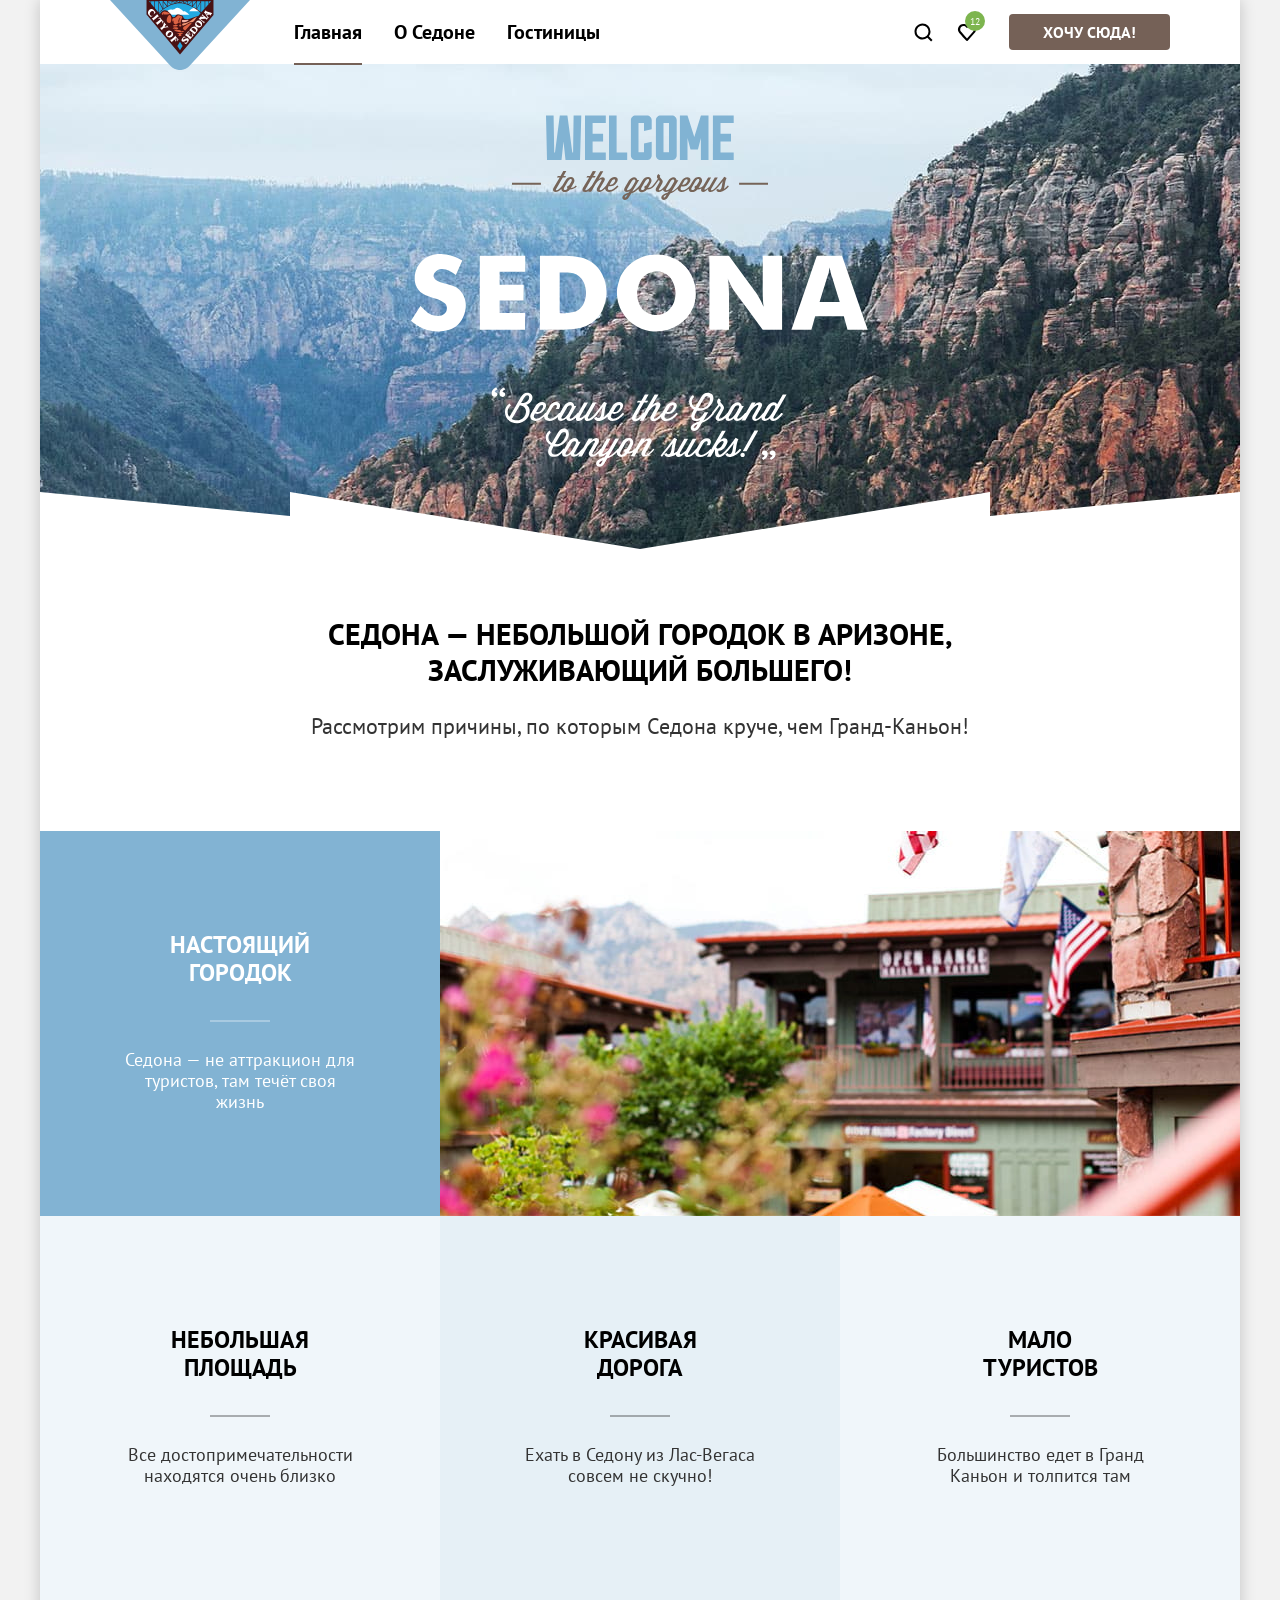
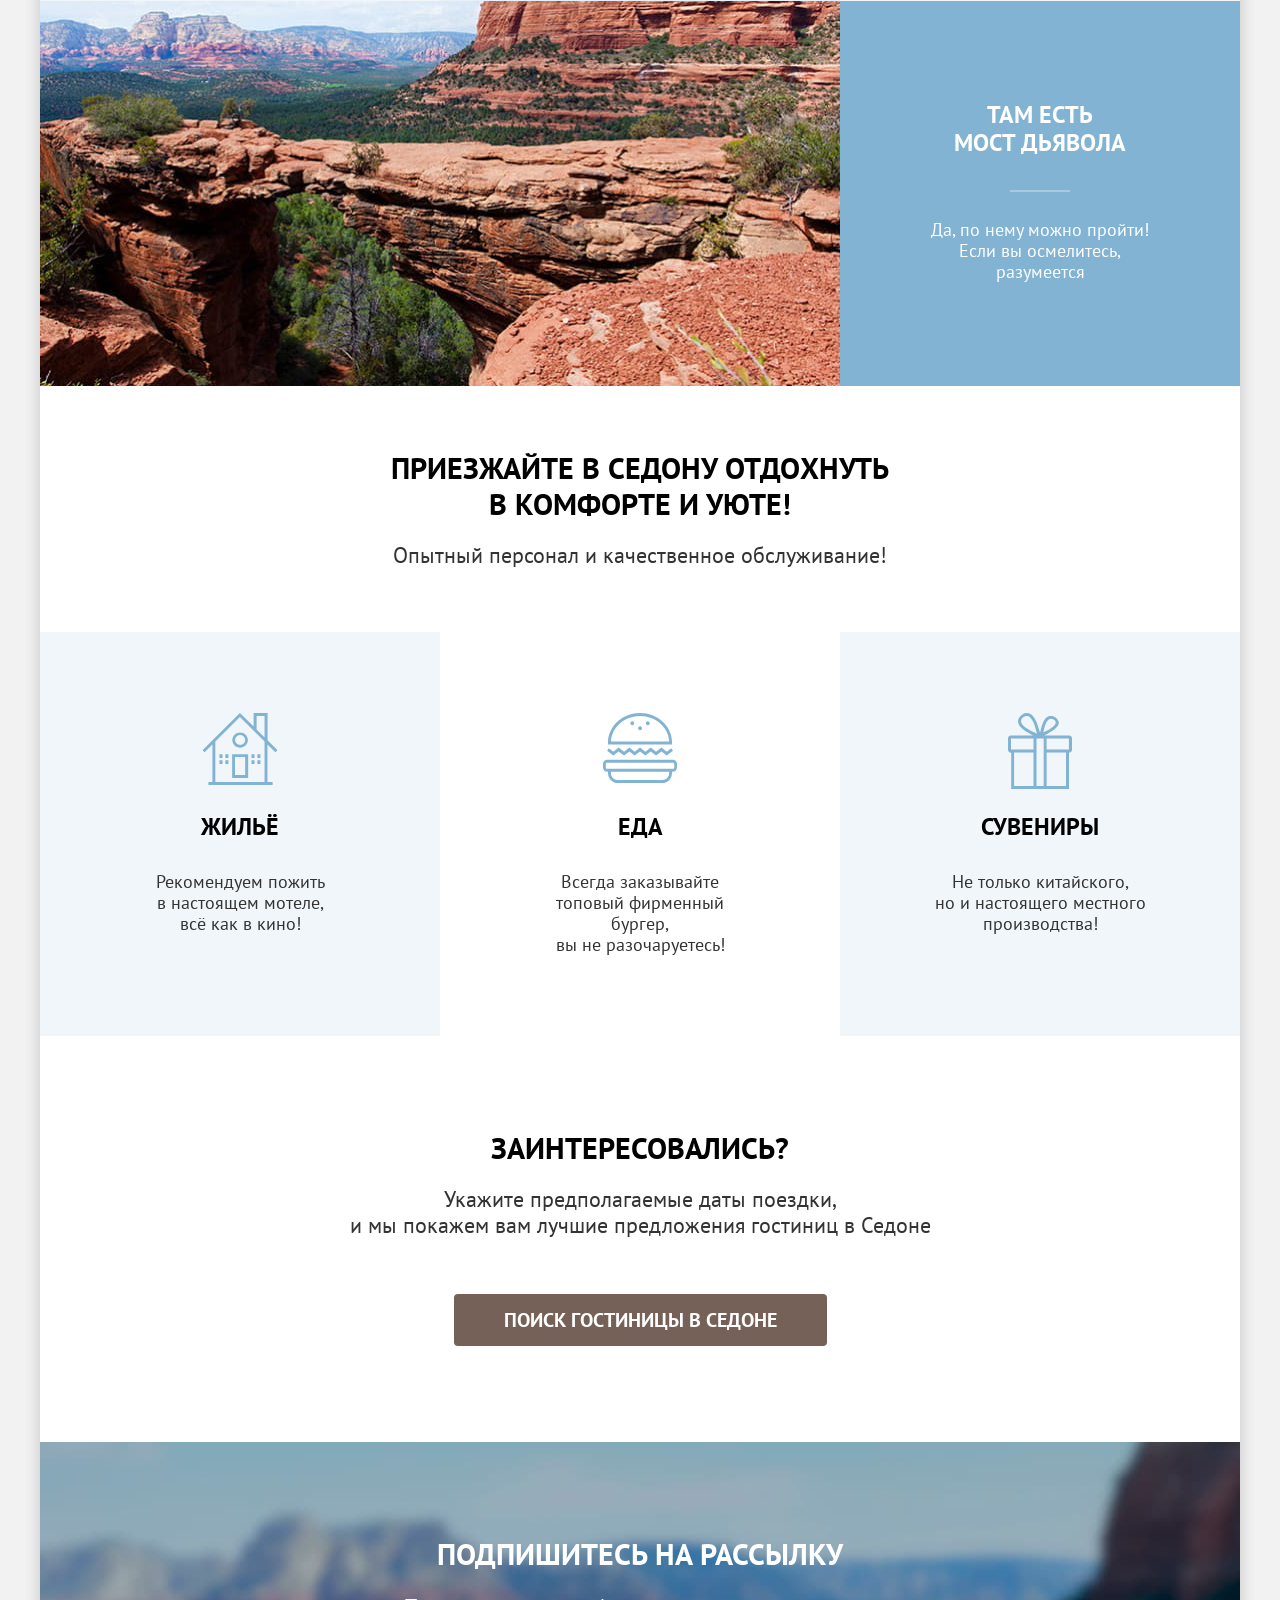
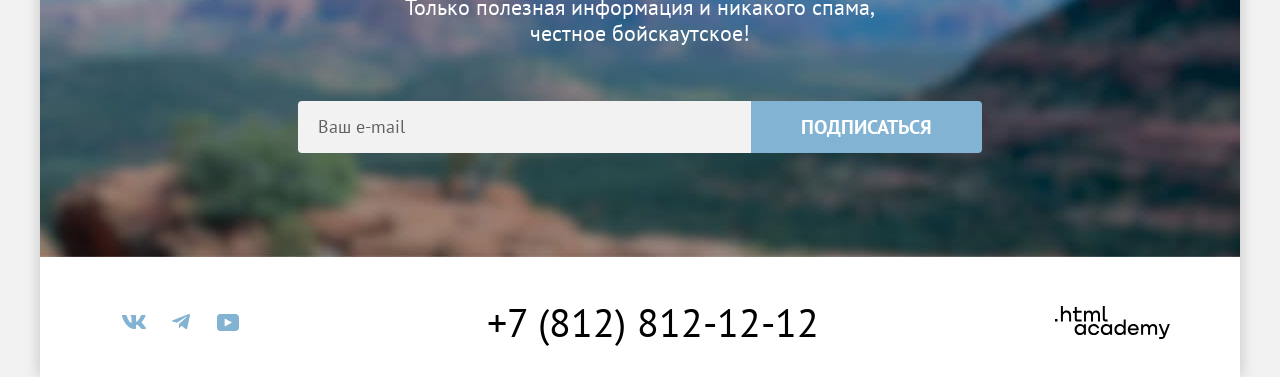
<file: index.html>
<!DOCTYPE html>
<html lang="ru">
<head>
  <meta charset="utf-8">
  <title>Седона - небольшой город в Аризоне</title>
  <link rel="icon" href="favicon.ico">
  <link rel="icon" type="image/png" sizes="32x32" href="images/favicon.png">
  <link rel="stylesheet" href="styles/styles.css">
</head>
<body>
  <div class="page-wrapper">
    <header class="main-header" data-test="header">
      <a class="logo" href="index.html">
        <img src="images/logo.svg" width="140" height="70" alt="Логотип Седоны">
      </a>

      <nav class="main-nav">
        <ul class="main-nav-list nav-menu">
          <li class="main-nav-item">
            <a class="main-nav-link main-nav-link-current" aria-current="page" href="#">Главная</a>
          </li>
          <li class="main-nav-item">
            <a class="main-nav-link" href="#">О Седоне</a>
          </li>
          <li class="main-nav-item">
            <a class="main-nav-link" href="catalog.html">Гостиницы</a>
          </li>
        </ul>

        <ul class="main-nav-list user-menu">
          <li class="user-menu-item">
            <a class="user-menu-link user-menu-link-search" href="#">
              <span class="visually-hidden">Поиск</span>
            </a>
          </li>
          <li class="user-menu-item">
            <a class="user-menu-link user-menu-link-favorites" href="#">
              <span class="visually-hidden">В избранном</span>
              <span class="favorites-count">12</span>
            </a>
          </li>
          <li class="user-menu-item">
            <a class="user-menu-link user-menu-button button" href="#">Хочу
              сюда!</a>
          </li>
        </ul>
      </nav>
    </header>

    <main class="main-container" data-test="main">
      <section class="hero" data-test="hero">
        <h1 class="visually-hidden">Добро пожаловать в Седону!</h1>
        <img class="hero-image" src="images/welcome.svg" width="458" height="352" alt="Добро пожаловать в Седону">
      </section>

      <section class="advantages" data-test="advantages">
        <div class="advantages-intro-container">
          <h2 class="advantages-title">Седона — небольшой городок в Аризоне,
            заслуживающий большего!</h2>
          <p class="advantages-main-description">
            Рассмотрим причины, по которым Седона круче, чем Гранд-Каньон!
          </p>
        </div>

        <ul class="advantages-list">
          <li class="advantages-item advantages-item-accent">
            <div class="advantages-item-column">
              <h3 class="advantages-subtitle">Настоящий городок</h3>
              <p class="advantages-description">
                Седона — не аттракцион для туристов, там течёт своя жизнь
              </p>
            </div>
            <img class="advantages-image" src="images/advantage-1.jpg" width="800" height="385" alt="Улица Седоны с магазином и американским флагом">
          </li>
          <li class="advantages-item">
            <h3 class="advantages-subtitle">Небольшая площадь</h3>
            <p class="advantages-description">
              Все достопримечательности находятся очень близко
            </p>
          </li>
          <li class="advantages-item">
            <h3 class="advantages-subtitle">Красивая дорога</h3>
            <p class="advantages-description">
              Ехать в Седону из Лас-Вегаса совсем не скучно!
            </p>
          </li>
          <li class="advantages-item">
            <h3 class="advantages-subtitle">Мало туристов</h3>
            <p class="advantages-description">
              Большинство едет в Гранд Каньон и толпится там
            </p>
          </li>
          <li class="advantages-item advantages-item-accent">
            <div class="advantages-item-column advantages-item-column-reverse">
              <h3 class="advantages-subtitle">Там есть мост дьявола</h3>
              <p class="advantages-description">
                Да, по нему можно пройти! Если вы осмелитесь, разумеется
              </p>
            </div>
            <img class="advantages-image" src="images/advantage-2.jpg" width="800" height="385" alt="Мост Дьявола в Седоне">
          </li>
        </ul>
      </section>

      <section class="services">
        <div class="services-intro-container">
          <h2 class="services-title">Приезжайте в Седону отдохнуть в комфорте и
            уюте!</h2>
          <p class="services-main-description">
            Опытный персонал и качественное обслуживание!
          </p>
        </div>

        <ul class="services-list">
          <li class="services-item">
            <h3 class="services-subtitle services-subtitle-housing">Жильё</h3>
            <p class="services-description">
              Рекомендуем пожить<br> в настоящем мотеле,<br> всё как в кино!
            </p>
          </li>
          <li class="services-item">
            <h3 class="services-subtitle services-subtitle-food">Еда</h3>
            <p class="services-description">
              Всегда заказывайте<br> топовый фирменный бургер,<br> вы не разочаруетесь!
            </p>
          </li>
          <li class="services-item">
            <h3 class="services-subtitle services-subtitle-gift">Сувениры</h3>
            <p class="services-description">
              Не только китайского,<br> но и настоящего местного<br> производства!
            </p>
          </li>
        </ul>
      </section>

      <section class="search" data-test="search">
        <h2 class="search-title">Заинтересовались?</h2>
        <p class="search-description">
          Укажите предполагаемые даты поездки,<br> и мы покажем вам лучшие
          предложения гостиниц в Седоне
        </p>
        <button class="search-button button" type="button" onclick="modal_search.showModal()">
          Поиск гостиницы в Седоне
        </button>
      </section>

      <section class="newsletter" data-test="subscribe">
        <div class="newsletter-intro-container">
          <h2 class="newsletter-title">Подпишитесь на рассылку</h2>
          <p class="newsletter-description">
            Только полезная информация и никакого спама, честное бойскаутское!
          </p>
        </div>

        <form class="newsletter-form" action="https://echo.htmlacademy.ru/" method="post">
          <label class="visually-hidden" for="newsletter-email">Ваш
            e-mail</label>
          <input class="newsletter-email-field" type="email" name="email" id="newsletter-email" placeholder="Ваш e-mail" required>
          <button class="newsletter-button button" type="submit">Подписаться
          </button>
        </form>
      </section>
    </main>

    <footer class="footer" data-test="footer">
      <ul class="social">
        <li class="social-item">
          <a class="social-link" href="https://vk.com/htmlacademy">
            <svg class="social-icon" aria-hidden="true" focusable="false" xmlns="http://www.w3.org/2000/svg" width="24" height="14" fill="currentColor" viewBox="0 0 24 14">
              <path fill-rule="evenodd" d="M23.45.95c.17-.55 0-.95-.8-.95h-2.62c-.67 0-.98.35-1.14.73 0 0-1.34 3.2-3.23 5.27-.61.6-.89.8-1.22.8-.17 0-.42-.2-.42-.74V.95c0-.66-.18-.95-.74-.95H9.15c-.42 0-.67.3-.67.6 0 .61.95.76 1.05 2.5v3.8c0 .84-.16.99-.5.99-.88 0-3.05-3.21-4.33-6.89-.25-.71-.5-1-1.17-1H.9C.15 0 0 .35 0 .73c0 .68.89 4.07 4.14 8.55C6.32 12.34 9.38 14 12.16 14c1.67 0 1.88-.37 1.88-1v-2.32c0-.73.16-.88.69-.88.38 0 1.05.2 2.61 1.67C19.11 13.22 19.4 14 20.41 14h2.62c.75 0 1.13-.37.91-1.1-.24-.72-1.09-1.77-2.21-3.02-.62-.7-1.53-1.47-1.81-1.86-.4-.49-.28-.7 0-1.14 0 0 3.2-4.43 3.53-5.93" clip-rule="evenodd"/>
            </svg>
            <span class="visually-hidden">ВКонтакте</span>
          </a>
        </li>

        <li class="social-item">
          <a class="social-link" href="https://t.me/htmlacademy">
            <svg class="social-icon" aria-hidden="true" focusable="false" xmlns="http://www.w3.org/2000/svg" width="18" height="16" fill="currentColor" viewBox="0 0 18 16">
              <path d="M16.79.1.84 6.25c-1.09.43-1.08 1.04-.2 1.31l4.1 1.28 9.47-5.98c.44-.27.85-.12.52.18L7.05 9.96l-.28 4.22c.41 0 .6-.19.83-.41l1.99-1.93 4.13 3.05c.77.42 1.31.2 1.5-.7l2.72-12.8c.28-1.12-.43-1.62-1.16-1.3"/>
            </svg>
            <span class="visually-hidden">Telegram</span>
          </a>
        </li>

        <li class="social-item">
          <a class="social-link" href="https://www.youtube.com/user/htmlacademyru">
            <svg class="social-icon" aria-hidden="true" focusable="false" xmlns="http://www.w3.org/2000/svg" width="22" height="17" fill="currentColor" viewBox="0 0 22 17">
              <path d="M18.6 0H3.18C1.31 0 0 1.6 0 3.4v10.1C0 15.4 1.31 17 3.17 17h15.66c1.64 0 3.17-1.6 3.17-3.4V3.4C21.78 1.6 20.47 0 18.6 0M7.67 12.54V4.46L15 8.5z"/>
            </svg>
            <span class="visually-hidden">YouTube</span>
          </a>
        </li>
      </ul>

      <div class="footer-phone-wrapper">
        <a class="footer-phone" href="tel:+78128121212">+7 (812) 812-12-12</a>
      </div>
      <a class="footer-logo" href="https://htmlacademy.ru/intensive/htmlcss">
        <svg class="footer-logo-icon" role="img" aria-label="логотип HTML Academy" aria-hidden="true" focusable="false" xmlns="http://www.w3.org/2000/svg" width="115" height="33" fill="currentColor" viewBox="0 0 115 33">
          <path d="M0 12.9v2.6h2.5v-2.6zM11.6 4.5c-1.6 0-2.8.7-3.6 1.7h-.1V0h-2v15.5h2v-5.3c0-2.1 1.3-3.6 3.3-3.6 1.8 0 2.9 1.4 2.9 3.2v5.7h2V9.4c.1-3-1.8-4.9-4.5-4.9M26.6 4.8h-4.8V1.1h-2v3.8h-1.9v2h1.9v6c0 1.7 1 2.7 2.7 2.7h4.1v-2h-3.7c-.7 0-1.1-.4-1.1-1.1V6.8h4.8zM41.1 4.6c-1.6 0-2.9.8-3.5 2.1h-.1c-.6-1.2-1.8-2.1-3.4-2.1-1.4 0-2.5.8-3.1 1.8h-.1V4.8H29v10.6h2V10c0-2 1-3.5 2.6-3.5 1.5 0 2.4 1 2.4 2.6v6.3h2V9.8c0-2.4 1.4-3.3 2.6-3.3 1.5 0 2.4 1 2.4 2.6v6.3h2V8.9c.1-2.5-1.4-4.3-3.9-4.3M47.8 12.7c0 1.7 1 2.7 2.8 2.7h2v-2h-1.7c-.7 0-1.1-.4-1.1-1.1V0h-2zM28.9 19.7c-.9-1.1-2.2-1.8-3.9-1.8-3.1 0-5.4 2.3-5.4 5.6s2.3 5.6 5.4 5.6c1.8 0 3-.8 3.8-1.9h.1v1.6h2V18.2h-2zm-3.6 7.4c-2.2 0-3.6-1.6-3.6-3.6s1.4-3.6 3.6-3.6 3.6 1.6 3.6 3.6c0 1.9-1.4 3.6-3.6 3.6M44.2 22c-.5-2.4-2.6-4.1-5.4-4.1a5.4 5.4 0 0 0-5.6 5.6c0 3.1 2.2 5.6 5.6 5.6 2.8 0 4.9-1.8 5.4-4.2h-2.1a3.4 3.4 0 0 1-3.3 2.3c-2.2 0-3.6-1.6-3.6-3.6s1.4-3.6 3.6-3.6c1.6 0 2.8 1 3.3 2.2h2.1zM55.1 19.7c-.9-1.1-2.2-1.8-3.9-1.8-3.1 0-5.4 2.3-5.4 5.6s2.3 5.6 5.4 5.6c1.8 0 3-.8 3.8-1.9h.1v1.6h2V18.2h-2zm-3.6 7.4c-2.2 0-3.6-1.6-3.6-3.6s1.4-3.6 3.6-3.6 3.6 1.6 3.6 3.6c0 1.9-1.5 3.6-3.6 3.6M68.7 19.8c-.9-1.1-2.2-1.9-3.9-1.9-3.1 0-5.4 2.3-5.4 5.6s2.2 5.6 5.4 5.6c1.7 0 3-.8 3.8-1.8h.1v1.5h2V13.4h-2zm-3.6 7.3c-2.2 0-3.6-1.6-3.6-3.6s1.4-3.6 3.6-3.6 3.6 1.6 3.6 3.6c-.1 2-1.5 3.6-3.6 3.6M78.3 17.9c-3.3 0-5.5 2.5-5.5 5.6 0 3 2.1 5.6 5.5 5.6 2.5 0 4.5-1.3 5.2-3.6h-2.1c-.5 1-1.6 1.6-3 1.6-1.9 0-3.3-1.3-3.4-2.9h8.8c.2-3.6-2-6.3-5.5-6.3m0 1.9c1.7 0 3 1 3.3 2.6h-6.5c.3-1.5 1.5-2.6 3.2-2.6M98.2 17.9c-1.6 0-2.9.8-3.6 2h-.1c-.6-1.2-1.8-2-3.4-2-1.4 0-2.5.7-3.1 1.8v-1.5h-1.9v10.6h2v-5.4c0-2 1-3.4 2.6-3.5 1.5 0 2.4 1 2.4 2.6v6.3h2v-5.6c0-2.4 1.4-3.3 2.6-3.3 1.5 0 2.4 1 2.4 2.6v6.3h2v-6.5c.1-2.6-1.4-4.4-3.9-4.4M109.4 27l-3.6-8.9h-2.2l4.8 11.6c-.3.9-.7 1.2-1.7 1.2h-2.5v2h2.5c1.8 0 2.8-.8 3.5-2.6l4.7-12.2h-2.1z"/>
        </svg>
        <span class="visually-hidden">HTML Academy</span>
      </a>
    </footer>

    <dialog class="modal" id="modal_search">
      <div class="modal-container">
        <button class="modal-close-button" type="button" onclick="modal_search.close()">
          <span class="visually-hidden">Закрыть</span>
        </button>
        <section class="modal-content">
          <h2 class="modal-title">Поиск гостиницы в Седоне</h2>
          <form class="modal-form" method="post" action="https://echo.htmlacademy.ru">
            <fieldset class="modal-row">
              <div class="modal-field">
                <label class="modal-form-label" for="checkin">Дата
                  заезда:</label>
                <input class="modal-date-input" type="text" id="checkin" name="checkin" placeholder="Укажите дату" autofocus required>
                <button class="modal-date-button" type="button" aria-label="Выбрать дату"></button>
              </div>
              <p class="modal-message modal-message-error">Мы не можем отправить
                вас в прошлое.</p>
            </fieldset>

            <fieldset class="modal-row">
              <div class="modal-field">
                <label class="modal-form-label" for="checkout">Дата
                  выезда:</label>
                <input class="modal-date-input" type="text" id="checkout" name="checkout" placeholder="Укажите дату" required>
                <button class="modal-date-button" type="button" aria-label="Выбрать дату"></button>
              </div>
              <p class="modal-message">На эти даты есть свободные номера. Пока
                есть.</p>
            </fieldset>

            <fieldset class="modal-row modal-row-adults">
              <label class="modal-form-label" for="adults">Взрослые:</label>
              <div class="modal-field modal-field-count">
                <button class="modal-counter-button modal-counter-button-minus" type="button">
                  <svg class="modal-counter-button-icon" xmlns="http://www.w3.org/2000/svg" width="14" height="2" fill="none" viewBox="0 0 14 2">
                    <path d="M0 0v2h14V0z"/>
                  </svg>
                  <span class="visually-hidden">Уменьшить</span>
                </button>
                <input class="modal-amount-input" type="number" id="adults" name="adults" value="2" min="1" required>
                <button class="modal-counter-button modal-counter-button-plus" type="button">
                  <svg class="modal-counter-button-icon" xmlns="http://www.w3.org/2000/svg" width="14" height="14" fill="none" viewBox="0 0 14 14">
                    <path d="M14 6H8V0H6v6H0v2h6v6h2V8h6z"/>
                  </svg>
                  <span class="visually-hidden">Увеличить</span>
                </button>
              </div>
            </fieldset>

            <fieldset class="modal-row modal-row-children">
              <div class="modal-form-label modal-form-label-icon">
                <label class="modal-form-label" for="children">Дети:</label>
                <span class="tooltip">
                  <button class="tooltip-toggle" type="button" aria-labelledby="tooltip-label-date">
                    <svg class="tooltip-icon" xmlns="http://www.w3.org/2000/svg" width="26" height="26" fill="none" viewBox="0 0 26 26">
                      <circle cx="13" cy="13" r="13" fill="#83b3d3"/>
                      <path fill="#fff" fill-rule="evenodd" d="M12 7h2v2h-2zm2 12h-2v-9h2z" clip-rule="evenodd"/>
                    </svg>
                  </button>
                  <span class="tooltip-text" role="tooltip" id="tooltip-label-date">
                    Укажите количество детей, которые будут с вами, возраст которых от 6 до 18 лет. Дети до 6 лет размещаются бесплатно.
                  </span>
                </span>
              </div>
              <div class="modal-field modal-field-count">
                <button class="modal-counter-button modal-counter-button-minus" type="button">
                  <svg class="modal-counter-button-icon" xmlns="http://www.w3.org/2000/svg" width="14" height="2" fill="none" viewBox="0 0 14 2">
                    <path d="M0 0v2h14V0z"/>
                  </svg>
                  <span class="visually-hidden">Уменьшить</span>
                </button>
                <input class="modal-amount-input" type="number" id="children" name="children" value="2" min="0" required>
                <button class="modal-counter-button modal-counter-button-plus" type="button">
                  <svg class="modal-counter-button-icon" xmlns="http://www.w3.org/2000/svg" width="14" height="14" fill="none" viewBox="0 0 14 14">
                    <path d="M14 6H8V0H6v6H0v2h6v6h2V8h6z"/>
                  </svg>
                  <span class="visually-hidden">Увеличить</span>
                </button>
              </div>
            </fieldset>

            <button class="button modal-submit-button" type="submit">Найти
            </button>
          </form>
        </section>
      </div>
    </dialog>
  </div>
</body>
</html>
</file>
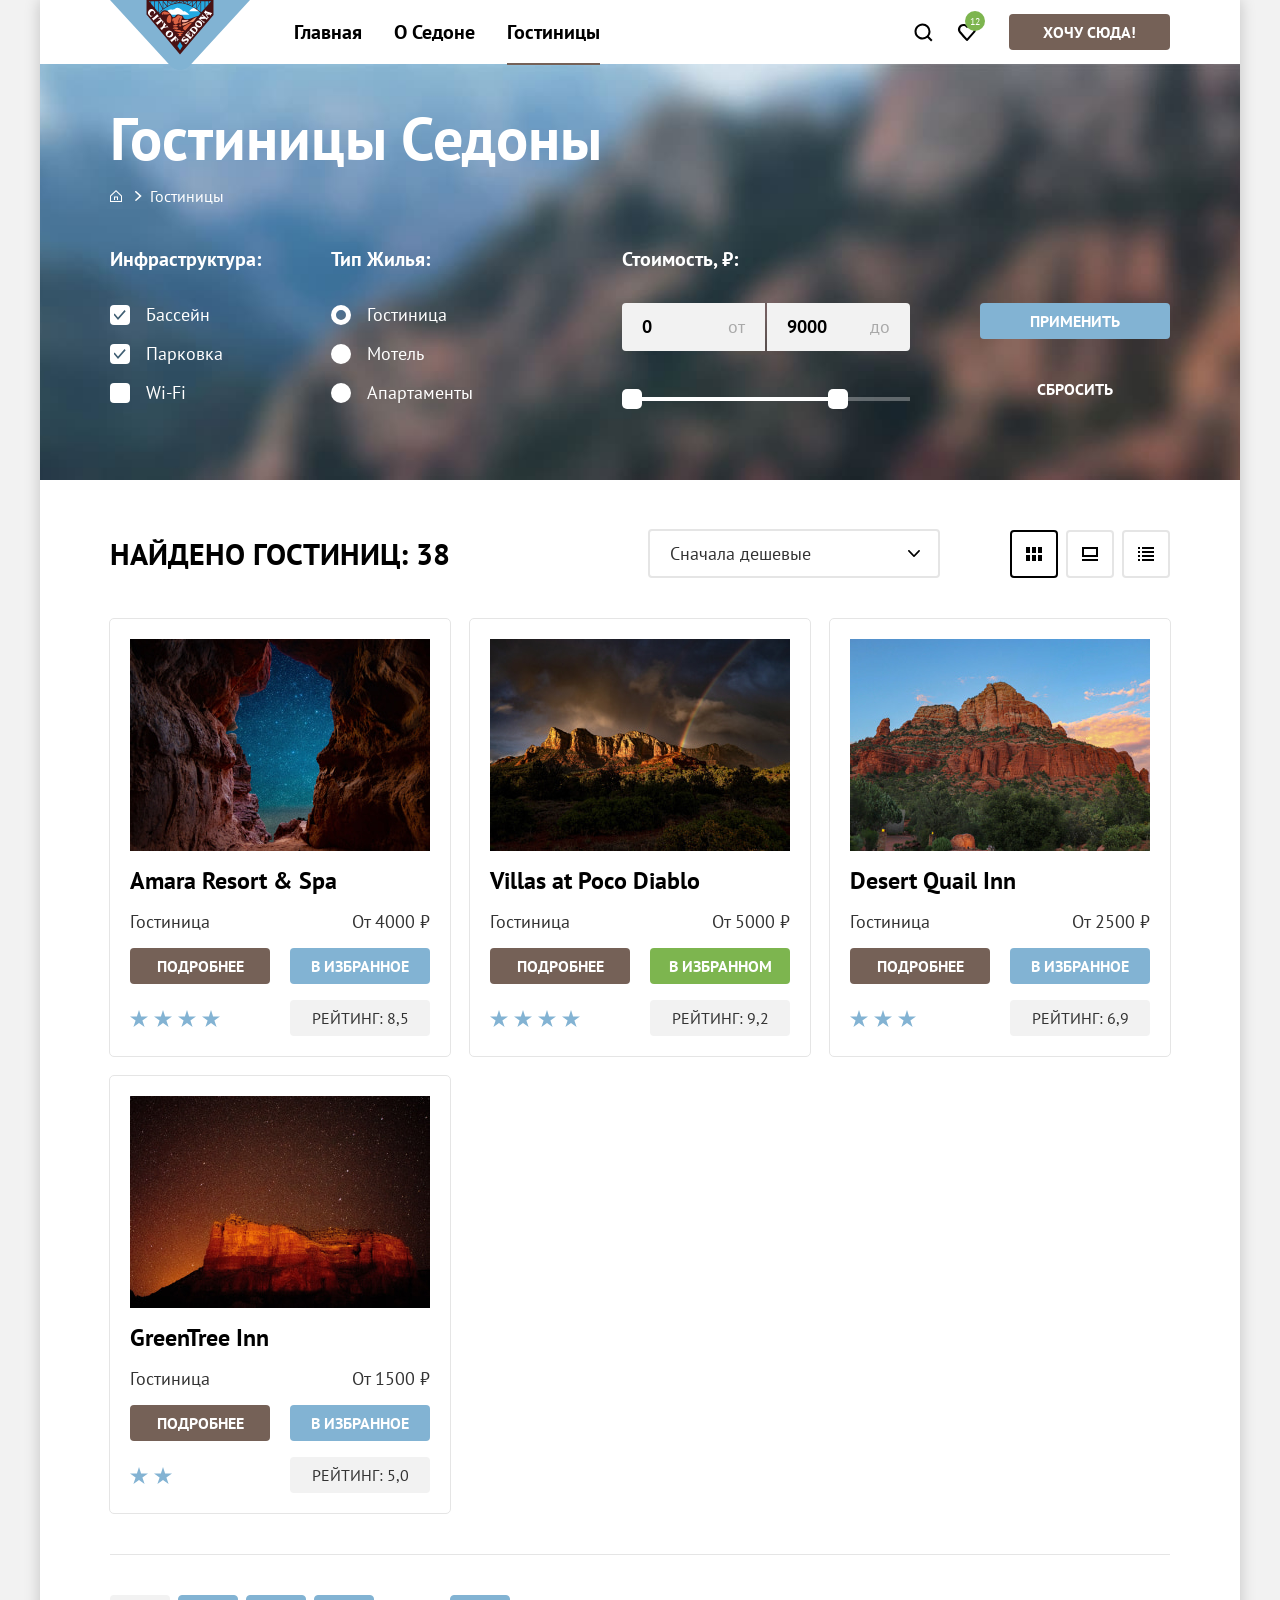
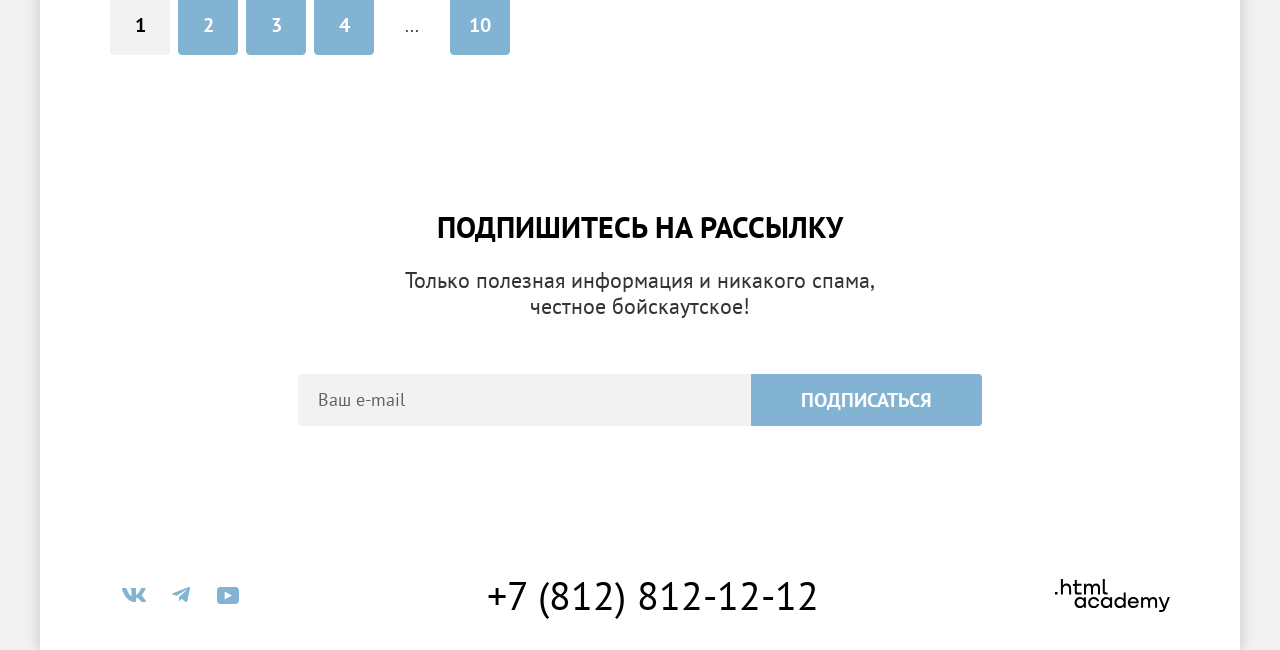
<file: catalog.html>
<!DOCTYPE html>
<html lang="ru">
  <head>
    <meta charset="utf-8">
    <title>Седона - Гостиницы</title>
    <link rel="icon" href="favicon.ico">
    <link rel="icon" type="image/png" sizes="32x32" href="images/favicon.png">
    <link rel="stylesheet" href="styles/styles.css">
  </head>
  <body>
    <div class="page-wrapper">
      <header class="main-header" data-test="header">
        <a class="logo" href="index.html">
          <img src="images/logo.svg" width="140" height="70" alt="Логотип Седоны">
        </a>

        <nav class="main-nav">
          <ul class="main-nav-list nav-menu">
            <li class="main-nav-item">
              <a class="main-nav-link" href="index.html">Главная</a>
            </li>
            <li class="main-nav-item">
              <a class="main-nav-link" href="#">О Седоне</a>
            </li>
            <li class="main-nav-item">
              <span class="main-nav-link main-nav-link-current" aria-current="page" tabindex="0">Гостиницы</span>
            </li>
          </ul>

          <ul class="main-nav-list user-menu">
            <li class="user-menu-item">
              <a class="user-menu-link user-menu-link-search" href="#">
                <span class="visually-hidden">Поиск</span>
              </a>
            </li>
            <li class="user-menu-item">
              <a class="user-menu-link user-menu-link-favorites" href="#">
                <span class="visually-hidden">В избранном</span>
                <span class="favorites-count">12</span>
              </a>
            </li>
            <li class="user-menu-item">
              <a class="user-menu-link user-menu-button button" href="#">Хочу сюда!</a>
            </li>
          </ul>
        </nav>
      </header>

      <main class="main-container" data-test="main">
        <section class="catalog-header" data-test="filter">
          <h1 class="catalog-title">Гостиницы Седоны</h1>
          <ul class="breadcrumbs">
            <li class="breadcrumbs-item">
              <a class="breadcrumbs-link breadcrumbs-link-main" href="index.html">
                <svg xmlns="http://www.w3.org/2000/svg" width="12" height="12" fill="none" viewBox="0 0 12 12">
                  <path fill="#fff" d="M6 0 0 5.8V12h12V5.8zm5 11H1V6.2l5-4.8 5 4.8z"/>
                  <path fill="#fff" d="M4 10h1V7.5h2V10h1V6.5H4z"/>
                </svg>
                <span class="visually-hidden">Главная</span>
              </a>
            </li>
            <li class="breadcrumbs-item">
              <span class="breadcrumbs-link breadcrumbs-link-current" aria-current="page" tabindex="0">Гостиницы</span>
            </li>
          </ul>

          <form class="catalog-filter" action="https://echo.htmlacademy.ru/" method="get">
            <fieldset class="filter-group">
              <legend class="filter-title">Инфраструктура:</legend>

              <ul class="filter-list">
                <li class="filter-item">
                  <label class="filter-label">
                    <input class="filter-input visually-hidden" type="checkbox" name="pool" checked>
                    <span class="filter-mark"></span>
                    <span class="filter-text">Бассейн</span>
                  </label>
                </li>

                <li class="filter-item">
                  <label class="filter-label">
                    <input class="filter-input visually-hidden" type="checkbox" name="parking" checked>
                    <span class="filter-mark"></span>
                    <span class="filter-text">Парковка</span>
                  </label>
                </li>

                <li class="filter-item">
                  <label class="filter-label">
                    <input class="filter-input visually-hidden" type="checkbox" name="wifi">
                    <span class="filter-mark"></span>
                    <span class="filter-text">Wi-Fi</span>
                  </label>
                </li>
              </ul>
            </fieldset>

            <fieldset class="filter-group">
              <legend class="filter-title">Тип жилья:</legend>

              <ul class="filter-list">
                <li class="filter-item">
                  <label class="filter-label">
                    <input class="filter-input visually-hidden" type="radio" name="housing" value="hotel" checked>
                    <span class="filter-mark"></span>
                    <span class="filter-text">Гостиница</span>
                  </label>
                </li>

                <li class="filter-item">
                  <label class="filter-label">
                    <input class="filter-input visually-hidden" type="radio" name="housing" value="motel">
                    <span class="filter-mark"></span>
                    <span class="filter-text">Мотель</span>
                  </label>
                </li>

                <li class="filter-item">
                  <label class="filter-label">
                    <input class="filter-input visually-hidden" type="radio" name="housing" value="apartments">
                    <span class="filter-mark"></span>
                    <span class="filter-text">Апартаменты</span>
                  </label>
                </li>
              </ul>
            </fieldset>

            <fieldset class="filter-group filter-group-range">
              <legend class="filter-title">Стоимость, ₽:</legend>

              <div class="range-inputs">
                <label class="range-field">
                  <input class="range-input range-input-min" type="number" name="price-min" value="0" min="0" max="9000">
                  <span class="range-text">от</span>
                </label>

                <label class="range-field">
                  <input class="range-input range-input-max" type="number" name="price-max" value="9000" min="0" max="9000">
                  <span class="range-text">до</span>
                </label>
              </div>

              <div class="range-slider">
                <div class="range-track">
                  <div class="range-progress" style="left: 0; right: 62px">
                    <button class="range-control range-control-min" type="button"></button>
                    <button class="range-control range-control-max" type="button"></button>
                  </div>
                </div>
              </div>
            </fieldset>

            <div class="filter-buttons">
              <button class="button filter-submit" type="submit">Применить</button>
              <button class="button filter-reset" type="reset">Сбросить</button>
            </div>
          </form>
        </section>

        <section class="catalog" data-test="catalog">
          <h2 class="visually-hidden">Список гостиниц</h2>
          <div class="catalog-sorting-panel">
            <p class="catalog-result">
              Найдено гостиниц: <span>38</span>
            </p>

            <select class="catalog-sort" aria-label="Сортировка">
              <option value="cheap">Сначала дешевые</option>
              <option value="expensive">Сначала дорогие</option>
              <option value="popular">Сначала популярные</option>
            </select>

            <div class="catalog-view">
              <a class="view-button view-button-active view-button-tile" href="catalog.html?view=tile">
                <span class="visually-hidden">Показать плиткой</span>
              </a>
              <a class="view-button view-button-card" href="catalog.html?view=card">
                <span class="visually-hidden">Показать карточками</span>
              </a>
              <a class="view-button view-button-list" href="catalog.html?view=list">
                <span class="visually-hidden">Показать списком</span>
              </a>
            </div>
          </div>

          <ul class="hotel-list">
            <li class="hotel-card">
              <a class="hotel-link" href="#">
                <img class="hotel-image" src="images/catalog/hotel-1.jpg" width="300" height="212" alt="Пещера с видом на ночное звёздное небо">
                <h3 class="hotel-title">Amara Resort & Spa</h3>
              </a>
              <p class="hotel-type">Гостиница</p>
              <p class="hotel-price">От 4000 ₽</p>
              <a class="button hotel-more" href="#">Подробнее</a>
              <button class="button hotel-favorite">В избранное</button>
              <div class="hotel-stars hotel-stars-4" role="img"
                   aria-label="Звёздный рейтинг 4 из 5">
                <span class="visually-hidden">4 звезды</span>
              </div>
              <p class="hotel-rating">
                Рейтинг: 8,5
              </p>
            </li>

            <li class="hotel-card">
              <a class="hotel-link" href="#">
                <img class="hotel-image" src="images/catalog/hotel-2.jpg" width="300" height="212" alt="Горный пейзаж на закате с радугой">
                <h3 class="hotel-title">Villas at Poco Diablo</h3>
              </a>
              <p class="hotel-type">Гостиница</p>
              <p class="hotel-price">От 5000 ₽</p>
              <a class="button hotel-more" href="#">Подробнее</a>
              <button class="button hotel-favorite hotel-favorite-added">В
                избранном</button>
              <div class="hotel-stars hotel-stars-4" role="img"
                   aria-label="Звёздный рейтинг 4 из 5">
                <span class="visually-hidden">4 звезды</span>
              </div>
              <p class="hotel-rating">
                Рейтинг: 9,2
              </p>
            </li>

            <li class="hotel-card">
              <a class="hotel-link" href="#">
                <img class="hotel-image" src="images/catalog/hotel-3.jpg" width="300" height="212" alt="Красные скалы Седоны на фоне голубого неба">
                <h3 class="hotel-title">Desert Quail Inn</h3>
              </a>
              <p class="hotel-type">Гостиница</p>
              <p class="hotel-price">От 2500 ₽</p>
              <a class="button hotel-more" href="#">Подробнее</a>
              <button class="button hotel-favorite">В избранное</button>
              <div class="hotel-stars hotel-stars-3" role="img"
                   aria-label="Звёздный рейтинг 3 из 5">
                <span class="visually-hidden">3 звезды</span>
              </div>
              <p class="hotel-rating">
                Рейтинг: 6,9
              </p>
            </li>

            <li class="hotel-card">
              <a class="hotel-link" href="#">
                <img class="hotel-image" src="images/catalog/hotel-4.jpg" width="300" height="212" alt="Скала Седоны под звёздным ночным небом">
                <h3 class="hotel-title">GreenTree Inn</h3>
              </a>
              <p class="hotel-type">Гостиница</p>
              <p class="hotel-price">От 1500 ₽</p>
              <a class="button hotel-more" href="#">Подробнее</a>
              <button class="button hotel-favorite">В избранное</button>
              <div class="hotel-stars hotel-stars-2" role="img"
                   aria-label="Звёздный рейтинг 2 из 5">
                <span class="visually-hidden">2 звезды</span>
              </div>
              <p class="hotel-rating">
                Рейтинг: 5,0
              </p>
            </li>
          </ul>

          <ul class="pagination">
            <li class="pagination-item pagination-current">
              <a class="pagination-link">1</a>
            </li>

            <li class="pagination-item">
              <a class="pagination-link" href="#">2</a>
            </li>

            <li class="pagination-item">
              <a class="pagination-link" href="#">3</a>
            </li>

            <li class="pagination-item">
              <a class="pagination-link" href="#">4</a>
            </li>

            <li class="pagination-item">
              <span>...</span>
            </li>

            <li class="pagination-item">
              <a class="pagination-link" href="#">10</a>
            </li>
          </ul>
        </section>

        <section class="newsletter catalog-newsletter" data-test="subscribe">
          <div class="newsletter-intro-container">
            <h2 class="newsletter-title">Подпишитесь на рассылку</h2>
            <p class="newsletter-description">
              Только полезная информация и никакого спама, честное бойскаутское!
            </p>
          </div>
          <form class="newsletter-form" action="https://echo.htmlacademy.ru/"
                method="post">
            <label class="visually-hidden" for="newsletter-email">Ваш e-mail</label>
            <input class="newsletter-email-field" type="email" name="email" id="newsletter-email"
                   placeholder="Ваш e-mail" required>
            <button class="newsletter-button button" type="submit">Подписаться
            </button>
          </form>
        </section>
      </main>

      <footer class="footer" data-test="footer">
        <ul class="social">
          <li class="social-item">
            <a class="social-link" href="https://vk.com/htmlacademy">
              <svg class="social-icon" aria-hidden="true" focusable="false"
                   xmlns="http://www.w3.org/2000/svg" width="24" height="14"
                   fill="currentColor" viewBox="0 0 24 14">
                <path fill-rule="evenodd"
                      d="M23.45.95c.17-.55 0-.95-.8-.95h-2.62c-.67 0-.98.35-1.14.73 0 0-1.34 3.2-3.23 5.27-.61.6-.89.8-1.22.8-.17 0-.42-.2-.42-.74V.95c0-.66-.18-.95-.74-.95H9.15c-.42 0-.67.3-.67.6 0 .61.95.76 1.05 2.5v3.8c0 .84-.16.99-.5.99-.88 0-3.05-3.21-4.33-6.89-.25-.71-.5-1-1.17-1H.9C.15 0 0 .35 0 .73c0 .68.89 4.07 4.14 8.55C6.32 12.34 9.38 14 12.16 14c1.67 0 1.88-.37 1.88-1v-2.32c0-.73.16-.88.69-.88.38 0 1.05.2 2.61 1.67C19.11 13.22 19.4 14 20.41 14h2.62c.75 0 1.13-.37.91-1.1-.24-.72-1.09-1.77-2.21-3.02-.62-.7-1.53-1.47-1.81-1.86-.4-.49-.28-.7 0-1.14 0 0 3.2-4.43 3.53-5.93"
                      clip-rule="evenodd"/>
              </svg>
              <span class="visually-hidden">ВКонтакте</span>
            </a>
          </li>

          <li class="social-item">
            <a class="social-link" href="https://t.me/htmlacademy">
              <svg class="social-icon" aria-hidden="true" focusable="false"
                   xmlns="http://www.w3.org/2000/svg" width="18" height="16"
                   fill="currentColor" viewBox="0 0 18 16">
                <path
                  d="M16.79.1.84 6.25c-1.09.43-1.08 1.04-.2 1.31l4.1 1.28 9.47-5.98c.44-.27.85-.12.52.18L7.05 9.96l-.28 4.22c.41 0 .6-.19.83-.41l1.99-1.93 4.13 3.05c.77.42 1.31.2 1.5-.7l2.72-12.8c.28-1.12-.43-1.62-1.16-1.3"/>
              </svg>
              <span class="visually-hidden">Telegram</span>
            </a>
          </li>

          <li class="social-item">
            <a class="social-link"
               href="https://www.youtube.com/user/htmlacademyru">
              <svg class="social-icon" aria-hidden="true" focusable="false"
                   xmlns="http://www.w3.org/2000/svg" width="22" height="17"
                   fill="currentColor" viewBox="0 0 22 17">
                <path
                  d="M18.6 0H3.18C1.31 0 0 1.6 0 3.4v10.1C0 15.4 1.31 17 3.17 17h15.66c1.64 0 3.17-1.6 3.17-3.4V3.4C21.78 1.6 20.47 0 18.6 0M7.67 12.54V4.46L15 8.5z"/>
              </svg>
              <span class="visually-hidden">YouTube</span>
            </a>
          </li>
        </ul>

        <a class="footer-phone" href="tel:+78128121212">+7 (812) 812-12-12</a>
        <a class="footer-logo" href="https://htmlacademy.ru/intensive/htmlcss">
          <svg class="footer-logo-icon" role="img" aria-label="логотип HTML Academy"
               aria-hidden="true" focusable="false"
               xmlns="http://www.w3.org/2000/svg" width="115" height="33"
               fill="currentColor" viewBox="0 0 115 33">
            <path
              d="M0 12.9v2.6h2.5v-2.6zM11.6 4.5c-1.6 0-2.8.7-3.6 1.7h-.1V0h-2v15.5h2v-5.3c0-2.1 1.3-3.6 3.3-3.6 1.8 0 2.9 1.4 2.9 3.2v5.7h2V9.4c.1-3-1.8-4.9-4.5-4.9M26.6 4.8h-4.8V1.1h-2v3.8h-1.9v2h1.9v6c0 1.7 1 2.7 2.7 2.7h4.1v-2h-3.7c-.7 0-1.1-.4-1.1-1.1V6.8h4.8zM41.1 4.6c-1.6 0-2.9.8-3.5 2.1h-.1c-.6-1.2-1.8-2.1-3.4-2.1-1.4 0-2.5.8-3.1 1.8h-.1V4.8H29v10.6h2V10c0-2 1-3.5 2.6-3.5 1.5 0 2.4 1 2.4 2.6v6.3h2V9.8c0-2.4 1.4-3.3 2.6-3.3 1.5 0 2.4 1 2.4 2.6v6.3h2V8.9c.1-2.5-1.4-4.3-3.9-4.3M47.8 12.7c0 1.7 1 2.7 2.8 2.7h2v-2h-1.7c-.7 0-1.1-.4-1.1-1.1V0h-2zM28.9 19.7c-.9-1.1-2.2-1.8-3.9-1.8-3.1 0-5.4 2.3-5.4 5.6s2.3 5.6 5.4 5.6c1.8 0 3-.8 3.8-1.9h.1v1.6h2V18.2h-2zm-3.6 7.4c-2.2 0-3.6-1.6-3.6-3.6s1.4-3.6 3.6-3.6 3.6 1.6 3.6 3.6c0 1.9-1.4 3.6-3.6 3.6M44.2 22c-.5-2.4-2.6-4.1-5.4-4.1a5.4 5.4 0 0 0-5.6 5.6c0 3.1 2.2 5.6 5.6 5.6 2.8 0 4.9-1.8 5.4-4.2h-2.1a3.4 3.4 0 0 1-3.3 2.3c-2.2 0-3.6-1.6-3.6-3.6s1.4-3.6 3.6-3.6c1.6 0 2.8 1 3.3 2.2h2.1zM55.1 19.7c-.9-1.1-2.2-1.8-3.9-1.8-3.1 0-5.4 2.3-5.4 5.6s2.3 5.6 5.4 5.6c1.8 0 3-.8 3.8-1.9h.1v1.6h2V18.2h-2zm-3.6 7.4c-2.2 0-3.6-1.6-3.6-3.6s1.4-3.6 3.6-3.6 3.6 1.6 3.6 3.6c0 1.9-1.5 3.6-3.6 3.6M68.7 19.8c-.9-1.1-2.2-1.9-3.9-1.9-3.1 0-5.4 2.3-5.4 5.6s2.2 5.6 5.4 5.6c1.7 0 3-.8 3.8-1.8h.1v1.5h2V13.4h-2zm-3.6 7.3c-2.2 0-3.6-1.6-3.6-3.6s1.4-3.6 3.6-3.6 3.6 1.6 3.6 3.6c-.1 2-1.5 3.6-3.6 3.6M78.3 17.9c-3.3 0-5.5 2.5-5.5 5.6 0 3 2.1 5.6 5.5 5.6 2.5 0 4.5-1.3 5.2-3.6h-2.1c-.5 1-1.6 1.6-3 1.6-1.9 0-3.3-1.3-3.4-2.9h8.8c.2-3.6-2-6.3-5.5-6.3m0 1.9c1.7 0 3 1 3.3 2.6h-6.5c.3-1.5 1.5-2.6 3.2-2.6M98.2 17.9c-1.6 0-2.9.8-3.6 2h-.1c-.6-1.2-1.8-2-3.4-2-1.4 0-2.5.7-3.1 1.8v-1.5h-1.9v10.6h2v-5.4c0-2 1-3.4 2.6-3.5 1.5 0 2.4 1 2.4 2.6v6.3h2v-5.6c0-2.4 1.4-3.3 2.6-3.3 1.5 0 2.4 1 2.4 2.6v6.3h2v-6.5c.1-2.6-1.4-4.4-3.9-4.4M109.4 27l-3.6-8.9h-2.2l4.8 11.6c-.3.9-.7 1.2-1.7 1.2h-2.5v2h2.5c1.8 0 2.8-.8 3.5-2.6l4.7-12.2h-2.1z"/>
          </svg>
          <span class="visually-hidden">HTML Academy</span>
        </a>
      </footer>
    </div>
  </body>
</html>
</file>
<file: styles/styles.css>
@font-face {
  font-family: "PT Sans";
  font-style: normal;
  font-weight: 400;
  src: url("../fonts/ptsans-400.woff2") format("woff2");
  font-display: swap;
}

@font-face {
  font-family: "PT Sans";
  font-style: normal;
  font-weight: 700;
  src: url("../fonts/ptsans-700.woff2") format("woff2");
  font-display: swap;
}

html {
  height: 100%;
}

body {
  min-width: 1280px;
  margin: 0;
  height: 100%;
  font-family: "PT Sans", sans-serif;
  font-size: 18px;
  line-height: 21px;
  color: #333333;
  background-color: #f2f2f2;
  overflow-wrap: break-word;
}

.visually-hidden {
  position: absolute;
  width: 1px;
  height: 1px;
  margin: -1px;
  border: 0;
  padding: 0;
  white-space: nowrap;
  -webkit-clip-path: inset(100%);
  clip-path: inset(100%);
  clip: rect(0 0 0 0);
  overflow: hidden;
}

img {
  max-width: 100%;
  height: auto;
}

.button {
  display: inline-block;
  -webkit-appearance: none;
  -moz-appearance: none;
  appearance: none;
  padding: 8px;
  font-family: inherit;
  font-size: 16px;
  line-height: 20px;
  font-weight: 700;
  text-align: center;
  color: #ffffff;
  background-color: #756157;
  text-transform: uppercase;
  text-decoration: none;
  border: none;
  border-radius: 4px;
  cursor: pointer;
  -webkit-transition:
    background-color 0.25s ease-in-out,
    color 0.25s ease-in-out;
  -o-transition:
    background-color 0.25s ease-in-out,
    color 0.25s ease-in-out;
  transition:
    background-color 0.25s ease-in-out,
    color 0.25s ease-in-out;
}

.button:hover,
.button:focus {
  background-color: #615048;
}

.button:focus-visible {
  outline: 2px solid #68a2ca;
  outline-offset: -2px;
}

.button:active {
  color: rgba(255, 255, 255, 0.3);
  background-color: #756157;
}

.page-wrapper {
  display: -webkit-box;
  display: -ms-flexbox;
  display: flex;
  -webkit-box-orient: vertical;
  -webkit-box-direction: normal;
  -ms-flex-direction: column;
  flex-direction: column;
  width: 1200px;
  min-height: 100%;
  margin: 0 auto;
  background-color: #ffffff;
  -webkit-box-shadow: 0 0 15px 0 rgba(0, 0, 0, 0.2);
  box-shadow: 0 0 15px 0 rgba(0, 0, 0, 0.2);
}

.main-header {
  position: relative;
  display: -webkit-box;
  display: -ms-flexbox;
  display: flex;
  -webkit-box-pack: justify;
  -ms-flex-pack: justify;
  justify-content: space-between;
  -webkit-column-gap: 28px;
  -moz-column-gap: 28px;
  column-gap: 28px;
  padding: 0 70px;
}

.logo {
  width: 140px;
  height: 70px;
  margin-bottom: -6px;
}

.logo:focus-visible {
  border-radius: 4px;
  outline: 2px solid #68a2ca;
  outline-offset: -2px;
}

.main-container {
  -webkit-box-flex: 1;
  -ms-flex-positive: 1;
  flex-grow: 1;
}

.main-nav {
  -webkit-box-flex: 1;
  -ms-flex-positive: 1;
  flex-grow: 1;
  display: -webkit-box;
  display: -ms-flexbox;
  display: flex;
  -webkit-box-pack: justify;
  -ms-flex-pack: justify;
  justify-content: space-between;
  -webkit-box-align: center;
  -ms-flex-align: center;
  align-items: center;
  -webkit-column-gap: 40px;
  -moz-column-gap: 40px;
  column-gap: 40px;
}

.main-nav-list {
  display: -webkit-box;
  display: -ms-flexbox;
  display: flex;
  -webkit-box-pack: start;
  -ms-flex-pack: start;
  justify-content: flex-start;
  margin: 0;
  padding: 0;
  list-style: none;
}

.main-nav-item {
  display: -webkit-box;
  display: -ms-flexbox;
  display: flex;
}

.main-nav-link {
  position: relative;
  display: block;
  padding: 20px 16px;
  font-size: 20px;
  line-height: 24px;
  font-weight: 700;
  color: #000000;
  text-decoration: none;
  -webkit-transition: color 0.25s ease-in-out;
  -o-transition: color 0.25s ease-in-out;
  transition: color 0.25s ease-in-out;
}

.main-nav-link:hover,
.main-nav-link:focus {
  color: #756157;
}

.main-nav-link:focus,
.main-nav-link:focus-visible {
  border-radius: 4px;
  outline: 2px solid #68a2ca;
}

.main-nav-link:active {
  color: rgba(117, 97, 87, 0.3);
}

.main-nav-link-current::after {
  content: "";
  position: absolute;
  bottom: -1px;
  left: 16px;
  right: 16px;
  height: 2px;
  background-color: #756157;
}

.main-nav-link.button {
  -ms-flex-item-align: center;
  -ms-grid-row-align: center;
  align-self: center;
  padding: 8px 34px;
  color: #ffffff;
}

.nav-menu {
  max-width: 600px;
  -ms-flex-wrap: wrap;
  flex-wrap: wrap;
}

.user-menu {
  display: -webkit-box;
  display: -ms-flexbox;
  display: flex;
  max-width: 300px;
}

.user-menu-item {
  display: -webkit-box;
  display: -ms-flexbox;
  display: flex;
  min-width: 44px;
}

.user-menu-link {
  padding: 25px 15px;
  -webkit-transition:
    background-color 0.25s ease-in-out,
    color 0.25s ease-in-out,
    opacity 0.25s ease-in-out;
  -o-transition:
    background-color 0.25s ease-in-out,
    color 0.25s ease-in-out,
    opacity 0.25s ease-in-out;
  transition:
    background-color 0.25s ease-in-out,
    color 0.25s ease-in-out,
    opacity 0.25s ease-in-out;
  -ms-flex-item-align: center;
  -ms-grid-row-align: center;
  align-self: center;
}

.user-menu-link-search {
  -webkit-box-sizing: border-box;
  box-sizing: border-box;
  min-width: 44px;
  background-image: url("../images/icons/search.svg");
  background-repeat: no-repeat;
  background-position: center;
  background-size: 20px;
}

.user-menu-link-favorites {
  position: relative;
  -webkit-box-sizing: border-box;
  box-sizing: border-box;
  min-width: 44px;
  background-image: url("../images/icons/heart.svg");
  background-repeat: no-repeat;
  background-position: center;
  background-size: 20px;
  overflow: hidden;
}

.user-menu-link-search:hover,
.user-menu-link-search:focus,
.user-menu-link-favorites:hover,
.user-menu-link-favorites:focus {
  opacity: 0.6;
}

.user-menu-link-search:active,
.user-menu-link-favorites:active {
  opacity: 0.3;
}

.favorites-count {
  position: absolute;
  top: 4px;
  right: 4px;
  display: -webkit-box;
  display: -ms-flexbox;
  display: flex;
  -webkit-box-pack: center;
  -ms-flex-pack: center;
  justify-content: center;
  -webkit-box-align: center;
  -ms-flex-align: center;
  align-items: center;
  width: 20px;
  height: 20px;
  border-radius: 50%;
  font-size: 10px;
  color: #ffffff;
  background-color: #7db54f;
}

.user-menu-button {
  -webkit-box-sizing: border-box;
  box-sizing: border-box;
  min-width: 160px;
  margin-left: 20px;
  padding: 8px 34px;
  -ms-flex-item-align: center;
  -ms-grid-row-align: center;
  align-self: center;
  height: auto;
}

.hero {
  padding-top: 51px;
  padding-bottom: 78px;
  text-align: center;
  background-color: #82a0d3;
  background-image:
    url("../images/hero-devider.svg"),
    url("../images/hero-background.jpg");
  background-size: 100% auto, cover;
  background-repeat: no-repeat;
  background-position:
    center bottom,
    center top;
}

.advantages {
  text-align: center;
}

.advantages-intro-container {
  width: 660px;
  margin: 0 auto;
  padding: 67px 0 82px 0;
}

.advantages-title {
  margin: 0;
  margin-bottom: 25px;
  font-size: 30px;
  line-height: 36px;
  text-transform: uppercase;
  color: #000000;
}

.advantages-main-description {
  margin: 0;
  margin-bottom: 10px;
  font-size: 22px;
  line-height: 26px;
}

.advantages-subtitle {
  position: relative;
  max-width: 172px;
  margin: 0;
  margin-bottom: 52px;
  font-size: 24px;
  line-height: 28px;
  text-align: center;
  text-transform: uppercase;
  word-break: break-word;
  color: #000000;
}

.advantages-subtitle::after {
  content: "";
  position: absolute;
  bottom: -35px;
  left: 50%;
  -webkit-transform: translateX(-50%);
  -ms-transform: translateX(-50%);
  transform: translateX(-50%);
  width: 60px;
  height: 2px;
  background-color: rgba(0, 0, 0, 0.3);
}

.advantages-item-accent .advantages-subtitle::after {
  background-color: rgba(255, 255, 255, 0.3);
}

.advantages-item-accent .advantages-subtitle {
  color: #ffffff;
}

.advantages-description {
  max-width: 235px;
  margin: 0;
  overflow-wrap: break-word;
}

.advantages-list {
  display: -webkit-box;
  display: -ms-flexbox;
  display: flex;
  -ms-flex-wrap: wrap;
  flex-wrap: wrap;
  margin: 0;
  padding: 0;
  list-style: none;
}

.advantages-item {
  -webkit-box-sizing: border-box;
  box-sizing: border-box;
  display: -webkit-box;
  display: -ms-flexbox;
  display: flex;
  -webkit-box-orient: vertical;
  -webkit-box-direction: normal;
  -ms-flex-direction: column;
  flex-direction: column;
  -webkit-box-align: center;
  -ms-flex-align: center;
  align-items: center;
  row-gap: 10px;
  width: 400px;
  min-height: 385px;
  padding: 110px 80px;
  background-color: rgba(131, 179, 211, 0.12);
}

.advantages-item:nth-child(odd) {
  background-color: rgba(131, 179, 211, 0.2);
}

.advantages-item.advantages-item-accent {
  -webkit-box-orient: horizontal;
  -webkit-box-direction: normal;
  -ms-flex-direction: row;
  flex-direction: row;
  -webkit-box-align: stretch;
  -ms-flex-align: stretch;
  align-items: stretch;
  -ms-flex-preferred-size: 100%;
  flex-basis: 100%;
  -webkit-box-flex: 1;
  -ms-flex-positive: 1;
  flex-grow: 1;
  padding: 0;
  color: #ffffff;
  background-color: #82b3d3;
}

.advantages-item-column {
  display: -webkit-box;
  display: -ms-flexbox;
  display: flex;
  -webkit-box-orient: vertical;
  -webkit-box-direction: normal;
  -ms-flex-direction: column;
  flex-direction: column;
  -webkit-box-align: center;
  -ms-flex-align: center;
  align-items: center;
  row-gap: 10px;
  padding: 100px 85px;
}

.advantages-item-column-reverse {
  -webkit-box-ordinal-group: 2;
  -ms-flex-order: 1;
  order: 1;
}

.services {
  text-align: center;
}

.services-intro-container {
  width: 510px;
  margin: 0 auto;
  padding: 64px 0 54px;
}

.services-title {
  margin: 0;
  margin-bottom: 20px;
  font-size: 30px;
  line-height: 36px;
  text-transform: uppercase;
  color: #000000;
}

.services-main-description {
  margin: 0;
  margin-bottom: 10px;
  font-size: 22px;
  line-height: 26px;
}

.services-list {
  display: -webkit-box;
  display: -ms-flexbox;
  display: flex;
  -ms-flex-wrap: wrap;
  flex-wrap: wrap;
  margin: 0;
  padding: 0;
  list-style: none;
}

.services-item {
  -webkit-box-sizing: border-box;
  box-sizing: border-box;
  display: -webkit-box;
  display: -ms-flexbox;
  display: flex;
  -webkit-box-orient: vertical;
  -webkit-box-direction: normal;
  -ms-flex-direction: column;
  flex-direction: column;
  -webkit-box-align: center;
  -ms-flex-align: center;
  align-items: center;
  width: 400px;
  min-height: 385px;
  padding: 81px 85px;
}

.services-item:nth-child(odd) {
  background-color: rgba(131, 179, 211, 0.12);
}

.services-subtitle {
  position: relative;
  max-width: 175px;
  margin: 0;
  margin-bottom: 30px;
  padding-top: 100px;
  font-size: 24px;
  line-height: 28px;
  text-transform: uppercase;
  color: #000000;
  overflow-wrap: break-word;
}

.services-subtitle::before {
  content: "";
  position: absolute;
  left: 50%;
  top: 0;
  -webkit-transform: translateX(-50%);
  -ms-transform: translateX(-50%);
  transform: translateX(-50%);
  background-repeat: no-repeat;
  background-position: bottom center;
  background-size: contain;
}

.services-subtitle-housing::before {
  width: 75px;
  height: 72px;
  background-image: url("../images/icons/house.svg");
}

.services-subtitle-food::before {
  width: 74px;
  height: 70px;
  background-image: url("../images/icons/food.svg");
}

.services-subtitle-gift::before {
  width: 64px;
  height: 76px;
  background-image: url("../images/icons/gift.svg");
}

.services-description {
  max-width: 230px;
  margin: 0;
}

.search {
  width: 600px;
  margin: 0 auto;
  padding: 94px 0 96px;
  text-align: center;
}

.search-title {
  margin: 0;
  margin-bottom: 20px;
  font-size: 30px;
  line-height: 36px;
  text-transform: uppercase;
  color: #000000;
}

.search-description {
  margin: 0;
  font-size: 22px;
  line-height: 26px;
}

.search-button {
  display: inline-block;
  margin-top: 56px;
  padding: 8px 50px;
  font-size: 20px;
  line-height: 36px;
}

.newsletter {
  padding: 94px 258px 104px;
  text-align: center;
  color: #ffffff;
  background-color: #323b40;
  background-image: url("../images/subscribe-background.jpg");
  background-size: cover;
  background-repeat: no-repeat;
  background-position: center center;
}

.newsletter-intro-container {
  width: 475px;
  margin: 0 auto;
  margin-bottom: 55px;
}

.newsletter-title {
  margin: 0;
  margin-bottom: 22px;
  font-size: 30px;
  line-height: 36px;
  text-transform: uppercase;
}

.newsletter-description {
  margin: 0;
  font-size: 22px;
  line-height: 26px;
}

.newsletter-form {
  display: -webkit-box;
  display: -ms-flexbox;
  display: flex;
}

.newsletter-button {
  padding: 8px 50px;
  font-size: 20px;
  line-height: 36px;
  background-color: #82b3d3;
  border-top-left-radius: 0;
  border-bottom-left-radius: 0;
}

.newsletter-button:hover,
.newsletter-button:focus {
  background-color: #68a2ca;
}

.newsletter-button:active {
  color: rgba(255, 255, 255, 0.3);
  background-color: #82b3d3;
}

.newsletter-email-field {
  -webkit-box-flex: 1;
  -ms-flex-positive: 1;
  flex-grow: 1;
  padding: 14px 20px;
  font: inherit;
  line-height: 24px;
  color: rgba(0, 0, 0, 0.6);
  background-color: #f2f2f2;
  border: none;
  border-radius: 4px;
  border-top-right-radius: 0;
  border-bottom-right-radius: 0;
  -webkit-transition: background-color 0.25s ease-in-out;
  -o-transition: background-color 0.25s ease-in-out;
  transition: background-color 0.25s ease-in-out;
}

.newsletter-email-field:hover {
  background-color: #e5e5e5;
}

.newsletter-email-field:focus {
  background-color: #e5e5e5;
  outline: 3px solid #83b3d3;
  outline-offset: -3px;
}

.newsletter-email-field::-webkit-input-placeholder {
  font-family: "PT Sans", sans-serif;
  font-size: 18px;
  line-height: 24px;
  color: rgba(0, 0, 0, 0.6);
}

.newsletter-email-field::-moz-placeholder {
  font-family: "PT Sans", sans-serif;
  font-size: 18px;
  line-height: 24px;
  color: rgba(0, 0, 0, 0.6);
}

.newsletter-email-field:-ms-input-placeholder {
  font-family: "PT Sans", sans-serif;
  font-size: 18px;
  line-height: 24px;
  color: rgba(0, 0, 0, 0.6);
}

.newsletter-email-field::-ms-input-placeholder {
  font-family: "PT Sans", sans-serif;
  font-size: 18px;
  line-height: 24px;
  color: rgba(0, 0, 0, 0.6);
}

.newsletter-email-field::placeholder {
  font-family: "PT Sans", sans-serif;
  font-size: 18px;
  line-height: 24px;
  color: rgba(0, 0, 0, 0.6);
}

.footer {
  display: -webkit-box;
  display: -ms-flexbox;
  display: flex;
  -webkit-box-pack: justify;
  -ms-flex-pack: justify;
  justify-content: space-between;
  -webkit-box-align: center;
  -ms-flex-align: center;
  align-items: center;
  padding: 40px 70px 30px;
}

.social {
  display: -webkit-box;
  display: -ms-flexbox;
  display: flex;
  -ms-flex-wrap: wrap;
  flex-wrap: wrap;
  margin: 0;
  padding: 0;
  list-style: none;
}

.social-item {
  width: 47px;
  height: 50px;
}

.social-link {
  display: -webkit-box;
  display: -ms-flexbox;
  display: flex;
  -webkit-box-pack: center;
  -ms-flex-pack: center;
  justify-content: center;
  -webkit-box-align: center;
  -ms-flex-align: center;
  align-items: center;
  width: 100%;
  height: 100%;
  color: #83b3d3;
}

.social-icon {
  -webkit-transition: color 0.25s ease-in-out;
  -o-transition: color 0.25s ease-in-out;
  transition: color 0.25s ease-in-out;
}

.social-link:hover .social-icon,
.social-link:focus .social-icon{
  color: #68a2ca;
}

.social-link:focus-visible {
  border-radius: 4px;
  outline: 2px solid #68a2ca;
}

.social-link:active .social-icon {
  color: rgba(104, 162, 202, 0.3);
}

.footer-phone-wrapper {
  display: -webkit-box;
  display: -ms-flexbox;
  display: flex;
  -webkit-box-orient: vertical;
  -webkit-box-direction: normal;
  -ms-flex-direction: column;
  flex-direction: column;
  max-width: 350px;
}

.footer-phone {
  font-size: 40px;
  line-height: 48px;
  color: #000000;
  text-decoration: none;
  -webkit-transition: color 0.25s ease-in-out;
  -o-transition: color 0.25s ease-in-out;
  transition: color 0.25s ease-in-out;
}

.footer-phone:hover,
.footer-phone:focus {
  color: #756157;
}

.footer-phone:focus-visible {
  border-radius: 4px;
  outline: 2px solid #68a2ca;
}

.footer-phone:active {
  color: rgba(117, 97, 87, 0.3);
}

.footer-logo {
  width: 115px;
  height: 33px;
}

.footer-logo-icon {
  color: #000000;
  -webkit-transition: color 0.25s ease-in-out;
  -o-transition: color 0.25s ease-in-out;
  transition: color 0.25s ease-in-out;
}

.footer-logo:hover .footer-logo-icon,
.footer-logo:focus .footer-logo-icon {
  color: #756157;
}

.footer-logo:focus-visible {
  border-radius: 4px;
  outline: 2px solid #68a2ca;
}

.footer-logo:active .footer-logo-icon {
  color: rgba(117, 97, 87, 0.3);
}

.catalog-header {
  padding-inline: 70px;
  padding-top: 35px;
  padding-bottom: 73px;
  color: #ffffff;
  background-color: #323b40;
  background-image: url("../images/filter-background.jpg");
  background-size: cover;
  background-repeat: no-repeat;
  background-position: center center;
}

.catalog-title {
  margin: 0;
  margin-bottom: 8px;
  font-size: 60px;
  line-height: 78px;
}

.breadcrumbs {
  display: -webkit-box;
  display: -ms-flexbox;
  display: flex;
  -webkit-column-gap: 28px;
  -moz-column-gap: 28px;
  column-gap: 28px;
  margin: 0;
  margin-bottom: 40px;
  padding: 0;
  list-style: none;
}

.breadcrumbs-item {
  position: relative;
}

.breadcrumbs-item:not(:last-child)::after {
  content: "";
  position: absolute;
  top: 50%;
  right: -20px;
  width: 7px;
  height: 10px;
  -webkit-transform: translateY(-50%);
  -ms-transform: translateY(-50%);
  transform: translateY(-50%);
  background-image: url("../images/icons/chevron-right.svg");
  background-repeat: no-repeat;
  background-position: center;
}

.breadcrumbs-link {
  font-size: 16px;
  color: inherit;
  text-decoration: none;
}

.breadcrumbs-link:hover {
  opacity: 0.6;
}

.breadcrumbs-link:focus,
.breadcrumbs-link:focus-visible {
  border-radius: 1px;
  outline: 1px solid #68a2ca;
}

.breadcrumbs-link:active {
  opacity: 0.3;
}

.catalog-filter {
  display: -webkit-box;
  display: -ms-flexbox;
  display: flex;
  -webkit-box-pack: justify;
  -ms-flex-pack: justify;
  justify-content: space-between;
  -webkit-column-gap: 70px;
  -moz-column-gap: 70px;
  column-gap: 70px;
}

.filter-group {
  display: -webkit-box;
  display: -ms-flexbox;
  display: flex;
  -webkit-box-orient: vertical;
  -webkit-box-direction: normal;
  -ms-flex-direction: column;
  flex-direction: column;
  min-width: 150px;
  margin: 0;
  padding: 0;
  border: none;
}

.filter-group-range {
  width: 288px;
  margin-left: auto;
  -webkit-box-pack: justify;
  -ms-flex-pack: justify;
  justify-content: flex-start;
}

.filter-title {
  margin-bottom: 32px;
  padding: 0;
  font-size: 20px;
  line-height: 24px;
  font-weight: 700;
  text-transform: capitalize;
}

.filter-list {
  display: -webkit-box;
  display: -ms-flexbox;
  display: flex;
  -webkit-box-orient: vertical;
  -webkit-box-direction: normal;
  -ms-flex-direction: column;
  flex-direction: column;
  row-gap: 16px;
  margin: 0;
  padding: 0;
  list-style: none;
}

.filter-item {
  font-size: 18px;
  line-height: 23px;
}

.filter-label {
  position: relative;
  padding-left: 36px;
  -webkit-transition: opacity 0.25s ease-in-out;
  -o-transition: opacity 0.25s ease-in-out;
  transition: opacity 0.25s ease-in-out;
}

.filter-label:has(.filter-input:disabled) {
  opacity: 0.2;
}

.filter-label:has(.filter-input:disabled):hover {
  cursor: not-allowed;
}

.filter-label:not(:has(.filter-input:disabled)):hover {
  opacity: 0.6;
}

.filter-label:not(:has(.filter-input:disabled)):active {
  opacity: 0.3;
}

.filter-mark {
  position: absolute;
  left: 0;
  top: 50%;
  width: 20px;
  aspect-ratio: 1;
  background-color: #ffffff;
  -webkit-transform: translateY(-50%);
  -ms-transform: translateY(-50%);
  transform: translateY(-50%);
}

.filter-input[type="checkbox"] + .filter-mark {
  border-radius: 4px;
}

.filter-input[type="radio"] + .filter-mark {
  width: 10px;
  aspect-ratio: 1;
  border: 5px solid #ffffff;
  border-radius: 50%;
}

.filter-input[type="radio"]:checked + .filter-mark {
  background-color: transparent;
}

.filter-input[type="checkbox"]:checked + .filter-mark::before {
  content: "";
  position: absolute;
  left: 50%;
  top: 50%;
  width: 13px;
  height: 10px;
  background-image: url("../images/icons/checkbox.svg");
  background-repeat: no-repeat;
  background-position: center;
  background-size: contain;
  -webkit-transform: translate(-50%, -50%);
  -ms-transform: translate(-50%, -50%);
  transform: translate(-50%, -50%);
}

.filter-input[type="checkbox"]:focus-visible + .filter-mark,
.filter-input[type="radio"]:focus-visible + .filter-mark {
  outline: 3px solid #83b3d3;
}

.range-inputs {
  display: -webkit-box;
  display: -ms-flexbox;
  display: flex;
  -webkit-box-pack: justify;
  -ms-flex-pack: justify;
  justify-content: space-between;
  -webkit-column-gap: 2px;
  -moz-column-gap: 2px;
  column-gap: 2px;
}

.range-input {
  grid-column: 1 / -1;
  grid-row: 1 / -1;
  padding: 12px 40px 12px 20px;
  font-family: inherit;
  font-weight: 700;
  font-size: 18px;
  line-height: 24px;
  background-color: #f2f2f2;
  border: none;
  border-radius: 4px;
  -webkit-transition:
    background-color 0.25s ease-in-out;
  -o-transition:
    background-color 0.25s ease-in-out;
  transition:
    background-color 0.25s ease-in-out;
}

.range-input:hover {
  background-color: #e5e5e5;
}

.range-input:focus {
  background-color: #e5e5e5;
  outline: 3px solid #83b3d3;
  outline-offset: -3px;
}

.range-input-min {
  border-top-right-radius: 0;
  border-bottom-right-radius: 0;
}

.range-input-max {
  border-top-left-radius: 0;
  border-bottom-left-radius: 0;
}

/* Chrome, Safari, Edge */
.range-input[type="number"]::-webkit-outer-spin-button,
.range-input[type="number"]::-webkit-inner-spin-button,
.modal-amount-input[type="number"]::-webkit-outer-spin-button,
.modal-amount-input[type="number"]::-webkit-inner-spin-button {
  -webkit-appearance: none;
  margin: 0;
}

/* Firefox */
.range-input[type="number"],
.modal-amount-input[type="number"] {
  -moz-appearance: textfield;
}

.range-field {
  display: -ms-grid;
  display: grid;
  -webkit-box-flex: 1;
  -ms-flex-positive: 1;
  flex-grow: 1;
}

.range-text {
  margin-right: 20px;
  grid-column: 1 / -1;
  grid-row: 1 / -1;
  -ms-grid-column-align: end;
  justify-self: end;
  -ms-grid-row-align: center;
  align-self: center;
  font-size: 18px;
  line-height: 24px;
  color: rgba(0, 0, 0, 0.3);
}

.range-slider {
  position: relative;
  margin-top: 48px;
}

.range-track {
  position: absolute;
  top: 50%;
  left: 0;
  right: 0;
  height: 4px;
  background-color: rgba(255, 255, 255, 0.3);
  -webkit-transform: translateY(-50%);
  -ms-transform: translateY(-50%);
  transform: translateY(-50%);
}

.range-progress {
  position: absolute;
  height: 4px;
  background-color: #ffffff;
  top: 50%;
  -webkit-transform: translateY(-50%);
  -ms-transform: translateY(-50%);
  transform: translateY(-50%);
}

.range-control {
  position: absolute;
  top: 50%;
  width: 20px;
  aspect-ratio: 1;
  background-color: #ffffff;
  border: none;
  border-radius: 5px;
  outline: none;
  -webkit-transform: translateY(-50%);
  -ms-transform: translateY(-50%);
  transform: translateY(-50%);
  cursor: pointer;
}

.range-control:hover {
  -webkit-box-shadow: 0 4px 10px rgba(0, 0, 0, 0.25);
  box-shadow: 0 4px 10px rgba(0, 0, 0, 0.25);
}

.range-control:focus {
  -webkit-box-shadow: 0 4px 10px rgba(0, 0, 0, 0.25);
  box-shadow: 0 4px 10px rgba(0, 0, 0, 0.25);
  outline: 3px solid #83b3d3;
}

.range-control:active {
  -webkit-box-shadow: 0 7px 15px rgba(0, 0, 0, 0.4);
  box-shadow: 0 7px 15px rgba(0, 0, 0, 0.4);
  outline: 2px solid #83b3d3;
}

.range-control-min {
  left: 0;
}

.range-control-max {
  right: 0;
}

.filter-buttons {
  display: -webkit-box;
  display: -ms-flexbox;
  display: flex;
  -webkit-box-orient: vertical;
  -webkit-box-direction: normal;
  -ms-flex-direction: column;
  flex-direction: column;
  -ms-flex-preferred-size: 190px;
  -webkit-box-pack: start;
  -ms-flex-pack: start;
  justify-content: flex-start;
  flex-basis: 190px;
  -webkit-column-gap: 16px;
  -moz-column-gap: 16px;
  column-gap: 16px;
  margin-top: 56px;
}

.filter-submit {
  background-color: #82b3d3;
}

.filter-submit:hover,
.filter-submit:focus {
  background-color: #68a2ca;
}

.filter-submit:focus-visible {
  outline-offset: 0;
}

.filter-submit:active {
  color: rgba(255, 255, 255, 0.3);
  background-color: #82b3d3;
}

.filter-reset {
  margin-top: 32px;
  background-color: transparent;
  -webkit-transition:
    background-color 0.25s ease-in-out,
    color 0.25s ease-in-out;
  -o-transition:
    background-color 0.25s ease-in-out,
    color 0.25s ease-in-out;
  transition:
    background-color 0.25s ease-in-out,
    color 0.25s ease-in-out;
}

.filter-reset:hover,
.filter-reset:focus {
  background-color: transparent;
  color: rgba(255, 255, 255, 0.6);
}

.filter-reset:focus {
  color: #ffffff;
  outline: 3px solid #83b3d3;
}

.filter-reset:active {
  color: rgba(255, 255, 255, 0.3);
  background-color: transparent;
  outline: none;
}

.filter-reset.button:disabled {
  background-color: transparent;
  cursor: not-allowed;
  opacity: 0.1;
}

.catalog {
  padding: 49px 70px 60px 70px;
}

.catalog-sorting-panel {
  display: -webkit-box;
  display: -ms-flexbox;
  display: flex;
  -webkit-box-align: center;
  -ms-flex-align: center;
  align-items: center;
  -webkit-column-gap: 70px;
  -moz-column-gap: 70px;
  column-gap: 70px;
}

.catalog-result {
  min-width: 340px;
  margin: 0;
  margin-right: auto;
  font-size: 30px;
  line-height: 36px;
  font-weight: 700;
  text-transform: uppercase;
  color: #000000;
}

.catalog-sort {
  -webkit-box-sizing: border-box;
  box-sizing: border-box;
  width: 292px;
  height: 49px;
  padding: 12px 40px 12px 20px;
  font-family: inherit;
  font-size: inherit;
  line-height: inherit;
  border: 2px solid #e5e5e5;
  border-radius: 4px;
  color: inherit;
  background-color: #ffffff;
  background-image: url("../images/icons/chevron-down.svg");
  background-repeat: no-repeat;
  background-position: right 18px center;
  background-size: 12px 8px;
  cursor: pointer;
  -webkit-transition: border-color 0.25s ease-in-out;
  -o-transition: border-color 0.25s ease-in-out;
  transition: border-color 0.25s ease-in-out;
  -webkit-appearance: none;
  -moz-appearance: none;
  appearance: none;
}

.catalog-sort:hover,
.catalog-sort:focus {
  border-color: #68a2ca;
}

.catalog-sort:focus {
  border-color: #68a2ca;
  outline: none;
}

.catalog-sort:disabled {
  opacity: 0.3;
  border-color: #000000;
  cursor: not-allowed;
  outline: none;
}

.catalog-view {
  display: -webkit-box;
  display: -ms-flexbox;
  display: flex;
  -webkit-column-gap: 8px;
  -moz-column-gap: 8px;
  -ms-flex-wrap: wrap;
  flex-wrap: wrap;
  column-gap: 8px;
}

.view-button {
  -webkit-box-sizing: border-box;
  box-sizing: border-box;
  width: 48px;
  aspect-ratio: 1;
  border: 2px solid #e5e5e5;
  border-radius: 4px;
  background-repeat: no-repeat;
  background-position: center;
  -webkit-transition: border-color 0.25s ease-in-out;
  -o-transition: border-color 0.25s ease-in-out;
  transition: border-color 0.25s ease-in-out;
}

.view-button:hover {
  border-color: #000000;
}

.view-button-active {
  border-color: #000000;
}

.view-button:focus {
  outline: none;
  border-color: #68a2ca;
}

.view-button-tile {
  background-image: url("../images/icons/view-tile.svg");
}

.view-button-card {
  background-image: url("../images/icons/view-card.svg");
}

.view-button-list {
  background-image: url("../images/icons/view-list.svg");
}

.hotel-list {
  display: -ms-grid;
  display: grid;
  -ms-grid-columns: 340px 20px 340px 20px 340px;
  grid-template-columns: repeat(3, 340px);
  gap: 20px;
  margin: 0;
  margin-bottom: 40px;
  padding: 41px 0;
  list-style: none;
  border-bottom: 1px solid #e5e5e5;
}

.hotel-card {
  display: -ms-grid;
  display: grid;
  -ms-grid-columns: 140px 20px 140px;
  grid-template-columns: repeat(2, 140px);
  -ms-grid-rows: 1fr;
  grid-template-rows: 1fr;
  -webkit-column-gap: 20px;
  -moz-column-gap: 20px;
  column-gap: 20px;
  row-gap: 16px;
  padding: 20px;
  border-radius: 4px;
  outline: 1px solid #e5e5e5;
}

.hotel-card > *:nth-child(1) {
  -ms-grid-row: 1;
  -ms-grid-column: 1;
}

.hotel-card > *:nth-child(2) {
  -ms-grid-row: 1;
  -ms-grid-column: 3;
}

.hotel-link {
  grid-column: 1 / -1;
  display: -webkit-box;
  display: -ms-flexbox;
  display: flex;
  -webkit-box-orient: vertical;
  -webkit-box-direction: normal;
  -ms-flex-direction: column;
  flex-direction: column;
  row-gap: 16px;
  color: #000000;
  text-decoration: none;
}

.hotel-link:focus,
.hotel-link:focus-visible {
  border-radius: 4px;
  outline: 3px solid #68a2ca;
  outline-offset: 0;
}

.hotel-title {
  margin: 0;
  font-size: 24px;
  line-height: 28px;
}

.hotel-type {
  margin: 0;
}

.hotel-price {
  margin: 0;
  -ms-grid-column-align: end;
  justify-self: end;
}

.hotel-favorite {
  background-color: #82b3d3;
}

.hotel-favorite:hover,
.hotel-favorite:focus {
  background-color: #68a2ca;
}
.hotel-favorite:active {
  color: rgba(255, 255, 255, 0.3);
  background-color: #82b3d3;
}

.hotel-favorite-added {
  background-color: #7db54f;
}

.hotel-favorite-added:hover,
.hotel-favorite-added:focus {
  background-color: #6c9e42;
}

.hotel-favorite-added:active {
  color: rgba(255, 255, 255, 0.3);
  background-color: #7db54f;
}

.hotel-stars {
  -ms-flex-item-align: center;
  -ms-grid-row-align: center;
  align-self: center;
  height: 17px;
  background-repeat: no-repeat;
  background-size: contain;
}

.hotel-stars-1 {
  background-image:
    url("../images/icons/star.svg");
  background-position:
    0 0;
}

.hotel-stars-2 {
  background-image:
    url("../images/icons/star.svg"),
    url("../images/icons/star.svg");
  background-position:
    0 0,
    24px 0;
}

.hotel-stars-3 {
  background-image:
    url("../images/icons/star.svg"),
    url("../images/icons/star.svg"),
    url("../images/icons/star.svg");
  background-position:
    0 0,
    24px 0,
    48px 0;
}

.hotel-stars-4 {
  background-image:
    url("../images/icons/star.svg"),
    url("../images/icons/star.svg"),
    url("../images/icons/star.svg"),
    url("../images/icons/star.svg");
  background-position:
    0 0,
    24px 0,
    48px 0,
    72px 0;
}

.hotel-stars-5 {
  background-image:
    url("../images/icons/star.svg"),
    url("../images/icons/star.svg"),
    url("../images/icons/star.svg"),
    url("../images/icons/star.svg"),
    url("../images/icons/star.svg");
  background-position:
    0 0,
    24px 0,
    48px 0,
    72px 0,
    96px 0;
}

.hotel-rating {
  margin: 0;
  padding: 8px;
  font-size: 16px;
  line-height: 20px;
  text-transform: uppercase;
  text-align: center;
  -ms-flex-item-align: center;
  -ms-grid-row-align: center;
  align-self: center;
  background-color: #f2f2f2;
  border-radius: 4px;
}

.pagination {
  display: -webkit-box;
  display: -ms-flexbox;
  display: flex;
  gap: 8px;
  margin: 0;
  padding: 0;
  list-style: none;
}

.pagination-item {
  display: -webkit-box;
  display: -ms-flexbox;
  display: flex;
  -webkit-box-align: center;
  -ms-flex-align: center;
  align-items: center;
  -webkit-box-pack: center;
  -ms-flex-pack: center;
  justify-content: center;
  min-width: 60px;
  min-height: 60px;
}

.pagination-link {
  padding: 5px;
  -ms-flex-item-align: stretch;
  -ms-grid-row-align: stretch;
  align-self: stretch;
  -webkit-box-flex: 1;
  -ms-flex-positive: 1;
  flex-grow: 1;
  display: -webkit-box;
  display: -ms-flexbox;
  display: flex;
  -webkit-box-align: center;
  -ms-flex-align: center;
  align-items: center;
  -webkit-box-pack: center;
  -ms-flex-pack: center;
  justify-content: center;
  font-size: 20px;
  line-height: 36px;
  font-weight: 700;
  color: #ffffff;
  text-decoration: none;
  border: 1px solid #82b3d3;
  border-radius: 4px;
  background-color: #82b3d3;
  -webkit-transition:
    background-color 0.25s ease-in-out,
    color 0.25s ease-in-out,
    border-color 0.25s ease-in-out;
  -o-transition:
    background-color 0.25s ease-in-out,
    color 0.25s ease-in-out,
    border-color 0.25s ease-in-out;
  transition:
    background-color 0.25s ease-in-out,
    color 0.25s ease-in-out,
    border-color 0.25s ease-in-out;
}

.pagination-link:hover,
.pagination-link:focus {
  background-color: #68a2ca;
  border: 1px solid #82b3d3;
  outline: none;
}

.pagination-link:active {
  color: rgba(255, 255, 255, 0.3);
  background-color: #82b3d3;
}

.pagination-current .pagination-link {
  border: none;
  color: #000000;
  background-color: #f2f2f2;
}

.catalog-newsletter {
  color: #333333;
  background-color: transparent;
  background-image: none;
}

.catalog-newsletter .newsletter-title {
  color: #000000;
}

.button:disabled {
  color: #ffffff;
  background-color: #e5e5e5;
  cursor: default;
}

.modal::-webkit-backdrop {
  opacity: 0;
}

.modal:not([open]),
.modal::backdrop {
  opacity: 0;
}

.modal[open] {
  display: -webkit-box;
  display: -ms-flexbox;
  display: flex;
  max-width: 100%;
  min-height: 100%;
  width: 100vw;
  height: 100vh;
  padding: 0;
  border: none;
  background-color: transparent;
  opacity: 1;
}

.modal[open]::-webkit-backdrop {
  background-color: #f2f2f2;
  opacity: 0.8;
}

.modal[open]::backdrop {
  background-color: #f2f2f2;
  opacity: 0.8;
}

.modal-container {
  position: relative;
  -webkit-box-sizing: border-box;
  box-sizing: border-box;
  width: 717px;
  margin: auto;
  padding: 64px 70px;
  border-radius: 30px;
  background-color: #ffffff;
  -webkit-box-shadow: 0 25px 50px rgba(0, 0, 0, 0.15);
  box-shadow: 0 25px 50px rgba(0, 0, 0, 0.15);
}

.modal-close-button {
  position: absolute;
  top: 64px;
  right: 52px;
  width: 52px;
  aspect-ratio: 1;
  border: none;
  outline: none;
  border-radius: 50%;
  background-color: #f2f2f2;
  -webkit-transition: background-color 0.25s ease-in-out;
  -o-transition: background-color 0.25s ease-in-out;
  transition: background-color 0.25s ease-in-out;
  cursor: pointer;
}

.modal-close-button:hover {
  background-color: #e5e5e5;
}

.modal-close-button:focus {
  background-color: #f2f2f2;
}

.modal-close-button:focus-visible {
  outline: 3px solid #83b3d3;
}

.modal-close-button:active {
  background-color: #e5e5e5;
  outline: none;
}

.modal-close-button::before {
  content: "";
  position: absolute;
  top: 50%;
  left: 50%;
  width: 14px;
  aspect-ratio: 1;
  background-image: url("../images/icons/cross.svg");
  background-repeat: no-repeat;
  background-position: center;
  background-size: contain;
  -webkit-transform: translate(-50%, -50%);
  -ms-transform: translate(-50%, -50%);
  transform: translate(-50%, -50%);
  -webkit-transition: opacity 0.25s ease-in-out;
  -o-transition: opacity 0.25s ease-in-out;
  transition: opacity 0.25s ease-in-out;
}

.modal-close-button:active::before {
  opacity: 0.3;
}

.modal-title {
  margin: 0;
  margin-bottom: 64px;
  padding-right: 60px;
  font-size: 30px;
  text-transform: uppercase;
  line-height: 36px;
}

.modal-form {
  display: -ms-grid;
  display: grid;
  -ms-grid-columns: 1fr 88px 1fr;
  grid-template-columns: repeat(2, 1fr);
  -webkit-column-gap: 88px;
  -moz-column-gap: 88px;
  column-gap: 88px;
  row-gap: 23px;
  -webkit-box-align: center;
  -ms-flex-align: center;
  align-items: center;
}

.modal-row {
  margin: 0;
  padding: 0;
  grid-column: 1 / -1;
  display: -ms-grid;
  display: grid;
  -ms-grid-columns: minmax(50px, 120px) 14px 1fr;
  grid-template-columns: minmax(50px, 120px) 1fr;
  -webkit-box-align: center;
  -ms-flex-align: center;
  align-items: center;
  -webkit-column-gap: 14px;
  -moz-column-gap: 14px;
  column-gap: 14px;
  row-gap: 4px;
  border: none;
}

.modal-row-adults {
  -ms-grid-column: 1;
  -ms-grid-column-span: 1;
  grid-column: 1 / 2;
  -ms-grid-columns: 120px 1fr;
  grid-template-columns: 120px 1fr;
}

.modal-row-children {
  -ms-grid-column: 2;
  -ms-grid-column-span: 1;
  grid-column: 2 / 3;
  -ms-grid-columns: 120px 1fr;
  grid-template-columns: 120px 1fr;
}

.modal-field {
  position: relative;
  grid-column: 1 / -1;
  display: -ms-grid;
  display: grid;
  -ms-grid-columns: 130px 7px 440px;
  grid-template-columns: 130px 440px;
  -webkit-column-gap: 7px;
  -moz-column-gap: 7px;
  column-gap: 7px;
  -webkit-box-align: center;
  -ms-flex-align: center;
  align-items: center;
}

.modal-field-count {
  width: 110px;
  height: 100%;
  -ms-grid-column: 2;
  -ms-grid-column-span: 1;
  grid-column: 2 / 3;
  -ms-grid-columns: 35px 0 41px 0 35px;
  grid-template-columns: 35px 41px 35px;
  -webkit-column-gap: 0;
  -moz-column-gap: 0;
  column-gap: 0;
}

.modal-form-label {
  -ms-grid-column: 1;
  -ms-grid-column-span: 1;
  grid-column: 1 / 2;
  font-size: 20px;
  line-height: 24px;
  font-weight: 700;
  text-transform: capitalize;
}

.modal-date-input,
.modal-amount-input {
  -webkit-box-sizing: border-box;
  box-sizing: border-box;
  max-width: 100%;
  padding: 12px 50px 12px 20px;
  color: #000000;
  background-color: #f2f2f2;
  border: none;
  border-radius: 4px;
  font-family: "PT Sans", sans-serif;
  font-size: 18px;
  line-height: 24px;
  font-weight: 700;
  -webkit-transition: background-color 0.25s ease-in-out;
  -o-transition: background-color 0.25s ease-in-out;
  transition: background-color 0.25s ease-in-out;
}

.modal-date-button {
  position: absolute;
  width: 16px;
  height: 100%;
  padding-inline: 22px;
  top: 50%;
  right: 0;
  -webkit-transform: translateY(-50%);
  -ms-transform: translateY(-50%);
  transform: translateY(-50%);
  border: none;
  outline: none;
  border-radius: 4px;
  background-color: transparent;
  background-image: url("../images/icons/calendar.svg");
  background-repeat: no-repeat;
  background-position: center;
  background-size: 16px 15px;
  cursor: pointer;
  opacity: 0.3;
}

.modal-date-input:focus,
.modal-amount-input:focus,
.modal-amount-input:focus-visible,
.modal-date-input:active:focus,
.modal-date-button:focus-visible {
  outline: 3px solid #68a2ca;
  outline-offset: -3px;
}

.modal-date-button:focus-visible {
  opacity: 1;
}

.modal-field-count .modal-amount-input {
  width: 41px;
  height: 100%;
  padding: 14px 10px;
  line-height: 20px;
  text-align: center;
  border-radius: 0;
  outline-offset: -2px;
  -webkit-transition: background-color 0.25s ease-in-out;
  -o-transition: background-color 0.25s ease-in-out;
  transition: background-color 0.25s ease-in-out;
}

.modal-field-count .modal-amount-input:hover,
.modal-field-count .modal-amount-input:focus {
  background-color: #e5e5e5;
}

.modal-field-count .modal-amount-input:focus {
  border-radius: 4px;
  outline: 3px solid #83b3d3;
  outline-offset: -3px;
}

.modal-date-input::-webkit-input-placeholder {
  color: rgba(0, 0, 0, 0.6);
}

.modal-date-input::-moz-placeholder {
  color: rgba(0, 0, 0, 0.6);
}

.modal-date-input:-ms-input-placeholder {
  color: rgba(0, 0, 0, 0.6);
}

.modal-date-input::-ms-input-placeholder {
  color: rgba(0, 0, 0, 0.6);
}

.modal-date-input::placeholder {
  color: rgba(0, 0, 0, 0.6);
}

.modal-date-input:hover {
  background-color: #e5e5e5;
}

.modal-date-input:focus {
  background-color: #e5e5e5;
  outline: 3px solid #83b3d3;
}

.modal-message {
  grid-column: 2 / -1;
  margin: 0;
  padding-left: 20px;
  font-size: 16px;
  line-height: 20px;
  color: #333333;
}

.modal-message-error {
  color: #ff5757;
}

.modal-field:hover .modal-date-input,
.modal-field:focus-within .modal-date-input {
  background-color: #e5e5e5;
}

.modal-counter-button {
  display: -webkit-box;
  display: -ms-flexbox;
  display: flex;
  -webkit-box-pack: center;
  -ms-flex-pack: center;
  justify-content: center;
  -webkit-box-align: center;
  -ms-flex-align: center;
  align-items: center;
  width: 100%;
  height: 100%;
  padding: 0;
  border: none;
  background-color: #f2f2f2;
  background-repeat: no-repeat;
  background-position: center;
  cursor: pointer;
  -webkit-transition: opacity 0.25s ease-in-out;
  -o-transition: opacity 0.25s ease-in-out;
  transition: opacity 0.25s ease-in-out;
  outline-offset: -3px;
}

.modal-counter-button:hover,
.modal-counter-button:focus {
  opacity: 0.6;
}

.modal-counter-button:focus-visible {
  outline: 3px solid #83b3d3;
}

.modal-counter-button:active {
  opacity: 0.3;
}

.modal-counter-button-minus {
  border-top-left-radius: 4px;
  border-bottom-left-radius: 4px;
}

.modal-counter-button-plus {
  border-top-right-radius: 4px;
  border-bottom-right-radius: 4px;
}

.modal-counter-button-icon {
  fill: rgba(117, 97, 87, 0.3);
  -webkit-transition: fill 0.25s ease-in-out;
  -o-transition: fill 0.25s ease-in-out;
  transition: fill 0.25s ease-in-out;
}

.modal-counter-button:hover .modal-counter-button-icon,
.modal-counter-button:focus .modal-counter-button-icon {
  fill: #000000;
}

.modal-submit-button {
  grid-column: 1 / -1;
  margin-top: 20px;
  padding: 18px 24px;
  font-size: 20px;
  line-height: 24px;
  background-color: #83b3d3;
  border-radius: 10px;
}

.modal-submit-button:hover,
.modal-submit-button:focus {
  background-color: #68a2ca;
}

.modal-submit-button:active {
  background-color: #83b3d3;
}

.tooltip {
  position: relative;
  width: 26px;
  height: 26px;
}

.tooltip-toggle {
  display: block;
  margin: 0;
  padding: 0;
  border: none;
  background-color: transparent;
}

.tooltip-toggle:focus {
  outline: 3px solid #83b3d3;

}

.tooltip-icon {
  display: block;
  width: 26px;
  height: 26px;
}

.tooltip-text {
  display: none;
  position: absolute;
  top: calc(100% + 15px);
  right: 50%;
  -webkit-box-sizing: border-box;
  box-sizing: border-box;
  width: 256px;
  padding: 15px 18px 18px 22px;
  border-radius: 10px;
  font-family: "PT Sans", sans-serif;
  font-size: 16px;
  line-height: 20px;
  font-weight: 400;
  text-transform: none;
  color: #ffffff;
  background-color: #333333;
  -webkit-box-shadow: 0 15px 30px rgba(0, 0, 0, 0.3);
  box-shadow: 0 15px 30px rgba(0, 0, 0, 0.3);
  -webkit-transform: translateX(50%);
  -ms-transform: translateX(50%);
  transform: translateX(50%);
  z-index: 1;
}

.tooltip-text::before {
  content: "";
  position: absolute;
  top: -7px;
  right: 50%;
  width: 14px;
  height: 14px;
  background-color: inherit;
  -webkit-transform: translateX(50%) rotate(45deg);
  -ms-transform: translateX(50%) rotate(45deg);
  transform: translateX(50%) rotate(45deg);
}

.tooltip-toggle:hover + .tooltip-text,
.tooltip-toggle:focus + .tooltip-text {
  display: block;
}

.modal-form-label-icon {
  position: relative;
  display: -ms-grid;
  display: grid;
  -ms-grid-columns: -webkit-min-content 10px 1fr;
  -ms-grid-columns: min-content 10px 1fr;
  grid-template-columns: -webkit-min-content 1fr;
  grid-template-columns: min-content 1fr;
  -webkit-box-align: center;
  -ms-flex-align: center;
  align-items: center;
  -webkit-column-gap: 10px;
  -moz-column-gap: 10px;
  column-gap: 10px;
}
</file>
